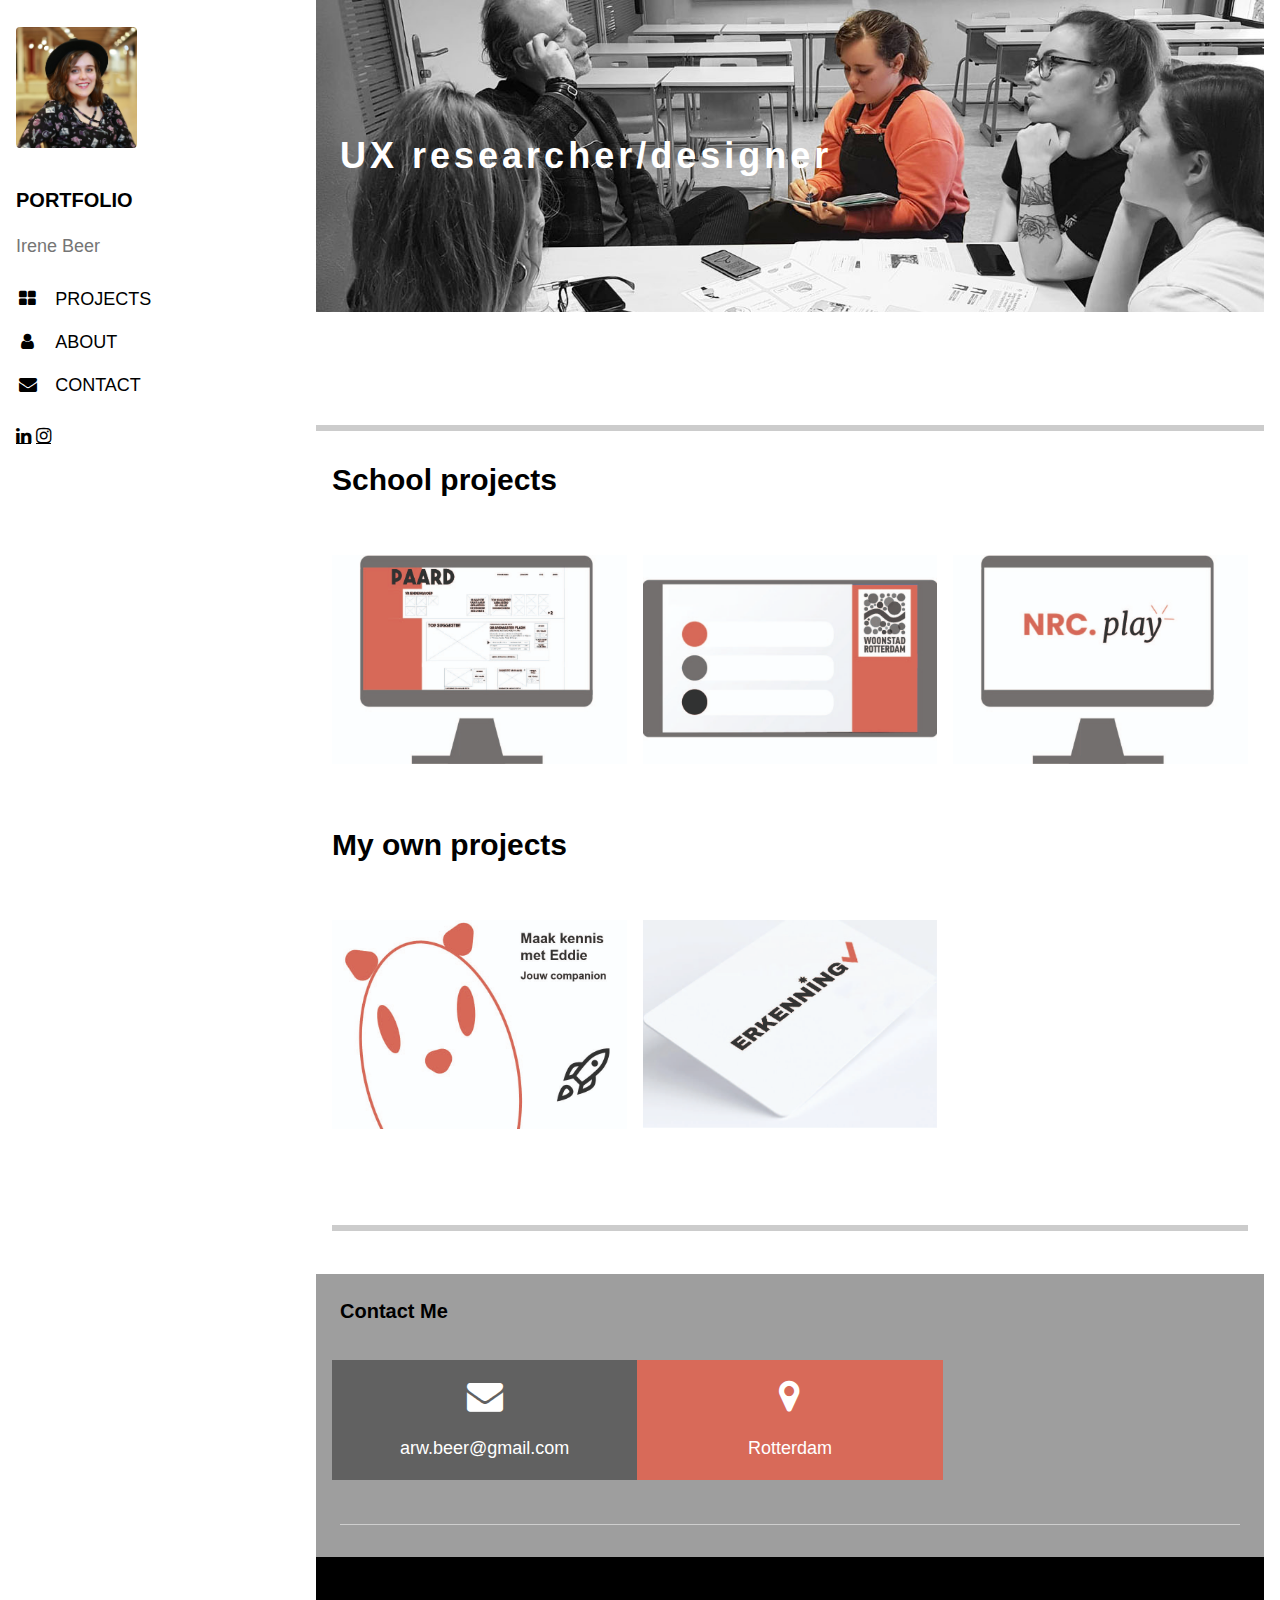
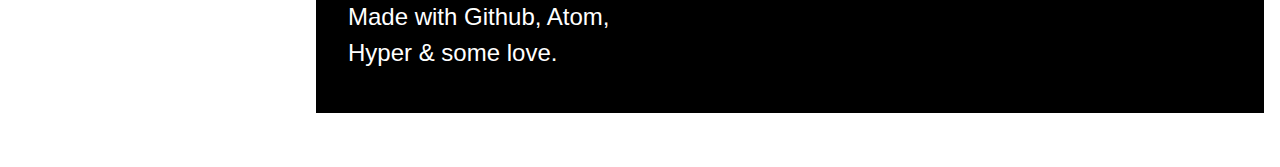
<file: index.html>
<!DOCTYPE html>
<html>
<title>Portfolio Irene Beer</title>
<meta charset="UTF-8">
<meta name="viewport" content="width=device-width, initial-scale=1">
<link rel="stylesheet" href="https://www.w3schools.com/w3css/4/w3.css">
<link rel="stylesheet" href="https://fonts.googleapis.com/css?family=Poppins">
<link href="https://fonts.googleapis.com/css?family=Work+Sans:700&display=swap" rel="stylesheet">
<link href="https://fonts.googleapis.com/css?family=Poppins:400,700&display=swap" rel="stylesheet">
<link rel="stylesheet" href="https://cdnjs.cloudflare.com/ajax/libs/font-awesome/4.7.0/css/font-awesome.min.css">
<link rel="stylesheet" href="style.css" type="text/css">
<script type="text/javascript" src="jsfile.js"></script>
<style>
h1,h2,h3,h4,h5,h6 {font-family: "Poppins:700", sans-serif}
body {font-family: "Poppins:400", sans-serif}
</style>
<body class="w3-white w3-content" style="max-width:1600px">

<!-- Sidebar/menu -->
<nav class="w3-sidebar w3-collapse w3-white w3-animate-left" style="z-index:3;width:300px;" id="mySidebar"><br>
  <div class="w3-container">
    <a href="#" onclick="w3_close()" class="w3-hide-large w3-right w3-jumbo w3-padding w3-hover-grey" title="close menu">
      <i class="fa fa-remove"></i>
    </a>
    <img src="images\face_icon.jpg" id=face alt="A headshot of my face" title="This is me, myself and Irene." style="width:45%;" class="w3-round"><br><br>
    <h4><b>PORTFOLIO</b></h4>
    <p class="w3-text-grey">Irene Beer</p>
  </div>
  <div class="w3-bar-block">
    <a href="#projects" onclick="w3_close()" class="w3-bar-item w3-button w3-padding w3.text-dark-black"><i class="fa fa-th-large fa-fw w3-margin-right"></i>PROJECTS</a>
    <a href="about.html" onclick="w3_close()" class="w3-bar-item w3-button w3-padding"><i class="fa fa-user fa-fw w3-margin-right w3.text-dark-black"></i>ABOUT</a>
    <a href="#contact" onclick="w3_close()" class="w3-bar-item w3-button w3-padding"><i class="fa fa-envelope fa-fw w3-margin-right w3.text-dark-black"></i>CONTACT</a>
  </div>
  <div class="w3-panel w3-large">

    <a href="https://www.linkedin.com/in/annemaria-beer-679135105/" target="_blank"<i class="fa fa-linkedin w3-hover-opacity"></i> </a>
    <a href="https://www.instagram.com/arwkuma/" target="_blank"<i class="fa fa-instagram w3-hover-opacity"></i></a>

  </div>
</nav>

<!-- Overlay effect when opening sidebar on small screens -->
<div class="w3-overlay w3-hide-large w3-animate-opacity" onclick="w3_close()" style="cursor:pointer" title="close side menu" id="myOverlay"></div>

<!-- !PAGE CONTENT! -->
<div class="w3-main" style="margin-left:300px">

  <!-- Header -->
  <header>
    <a href="#"><img src="images\face_icon.jpg" id=face alt="A headshot of my face" title="This is me, myself and Irene." style="width:65px;" class="w3-circle w3-right w3-margin w3-hide-large w3-hover-opacity"></a>
    <span class="w3-button w3-hide-large w3-xxlarge w3-hover-text-grey" onclick="w3_open()"><i class="fa fa-bars"></i></span>
    <div class="w3-container">

    <!-- Banner -->

    <!-- w3-content defines a container for fixed size centered content,
    and is wrapped around the whole page content, except for the footer in this example -->
    <div class="w3-content" style="max-width:1600px">

      <!-- Image header -->
      <header class="w3-display-container w3-wide" style="margin-bottom:64px">
      <img src="images\banner.jpg" style="width:100%" >
        <div class="w3-display-left w3-padding-large">
          <h1 class="w3-xxlarge w3-text-white"><b>UX researcher/designer</b></h1>
        </div>


    </div>
  </header>

  <!-- Images of Me -->



  <span class="w3-margin-right"> <div class="w3-container">

    <div class="w3-section w3-bottombar w3-padding-16">

    </div>

  <span class="w3-margin-right"> <div class="w3-container"style="margin-bottom:16px" id="projects"> <h2><b>School projects</b></h2>
    </div>
  </span>

  <!-- First Photo Grid-->
  <div class="w3-row-padding" style="margin-bottom:32px">
    <div class="w3-third w3-container w3-margin-bottom">
      <a href="casus_stal.html">
      <img src="images/casus_stal.jpg" alt="Stal" style="width:100%" class="w3-hover-opacity"> </a>
    </div>
    <div class="w3-third w3-container w3-margin-bottom">
      <a href="casus_enlighten.html">
      <img src="images/casus_enlighten.jpg" alt="Enlighten" style="width:100%" class="w3-hover-opacity"> </a>
    </div>
    <div class="w3-third w3-container">
      <a href="casus_nrcplay.html">
      <img src="images/casus_nrcplay.jpg" alt="NRCplay." style="width:100%" class="w3-hover-opacity"> </a>
    </div>
  </div>

      <span class="w3-margin-right"> <div class="w3-container" style="margin-bottom:16px"> <h2><b>My own projects</b></h2>
    </div>
  </span>

  <!-- Second Photo Grid-->


  <div class="w3-row-padding" style="margin-bottom:32px">
    <div class="w3-third w3-container w3-margin-bottom">
      <a href="casus_hackastory.html">
      <img src="images/casus_hackastory.jpg" alt="Hackastory" style="width:100%" class="w3-hover-opacity"> </a>
    </div>
    <div class="w3-third w3-container w3-margin-bottom">
      <a href="casus_erkenning.html">
      <img src="images/casus_erkenning.jpg" alt="Erkenning" style="width:100%" class="w3-hover-opacity"> </a>
    </div>
    <div class="w3-third w3-container">

    </div>
  </div>
    <div class="w3-container">
      <div class="w3-section w3-bottombar w3-padding-16">

      </div>
    </div>
    <br />

  <!-- Images of Me -->
  <span class="w3-margin-right"> <div class="w3-container" id="skills">

  </div>




    <div class="w3-row-padding" style="margin:0 -16px">
    </div>

  <!-- Contact Section -->
  <div class="w3-container w3-padding-large w3-grey">
    <h4 id="contact"><b>Contact Me</b></h4>
    <div class="w3-row-padding w3-center w3-padding-24" style="margin:0 -16px">
      <div class="w3-third w3-dark-grey">
        <p><i class="fa fa-envelope w3-xxlarge w3-text-white"></i></p>
        <p>arw.beer@gmail.com</p>
      </div>
      <div class="w3-third coral">
        <p><i class="fa fa-map-marker w3-xxlarge w3-text-white"></i></p>
        <p>Rotterdam</p>
      </div>
    </div>
    <hr class="w3-opacity">

  </div>

  <!-- Footer -->
  <footer class="w3-container w3-padding-32 w3-black">
  <div class="w3-row-padding">
    <div class="w3-third">
      <h3>Made with Github, Atom, Hyper & some love.</h3>
    </div>
  </div>
  </footer>

<!-- End page content -->
</div>

</body>
</html>
</file>
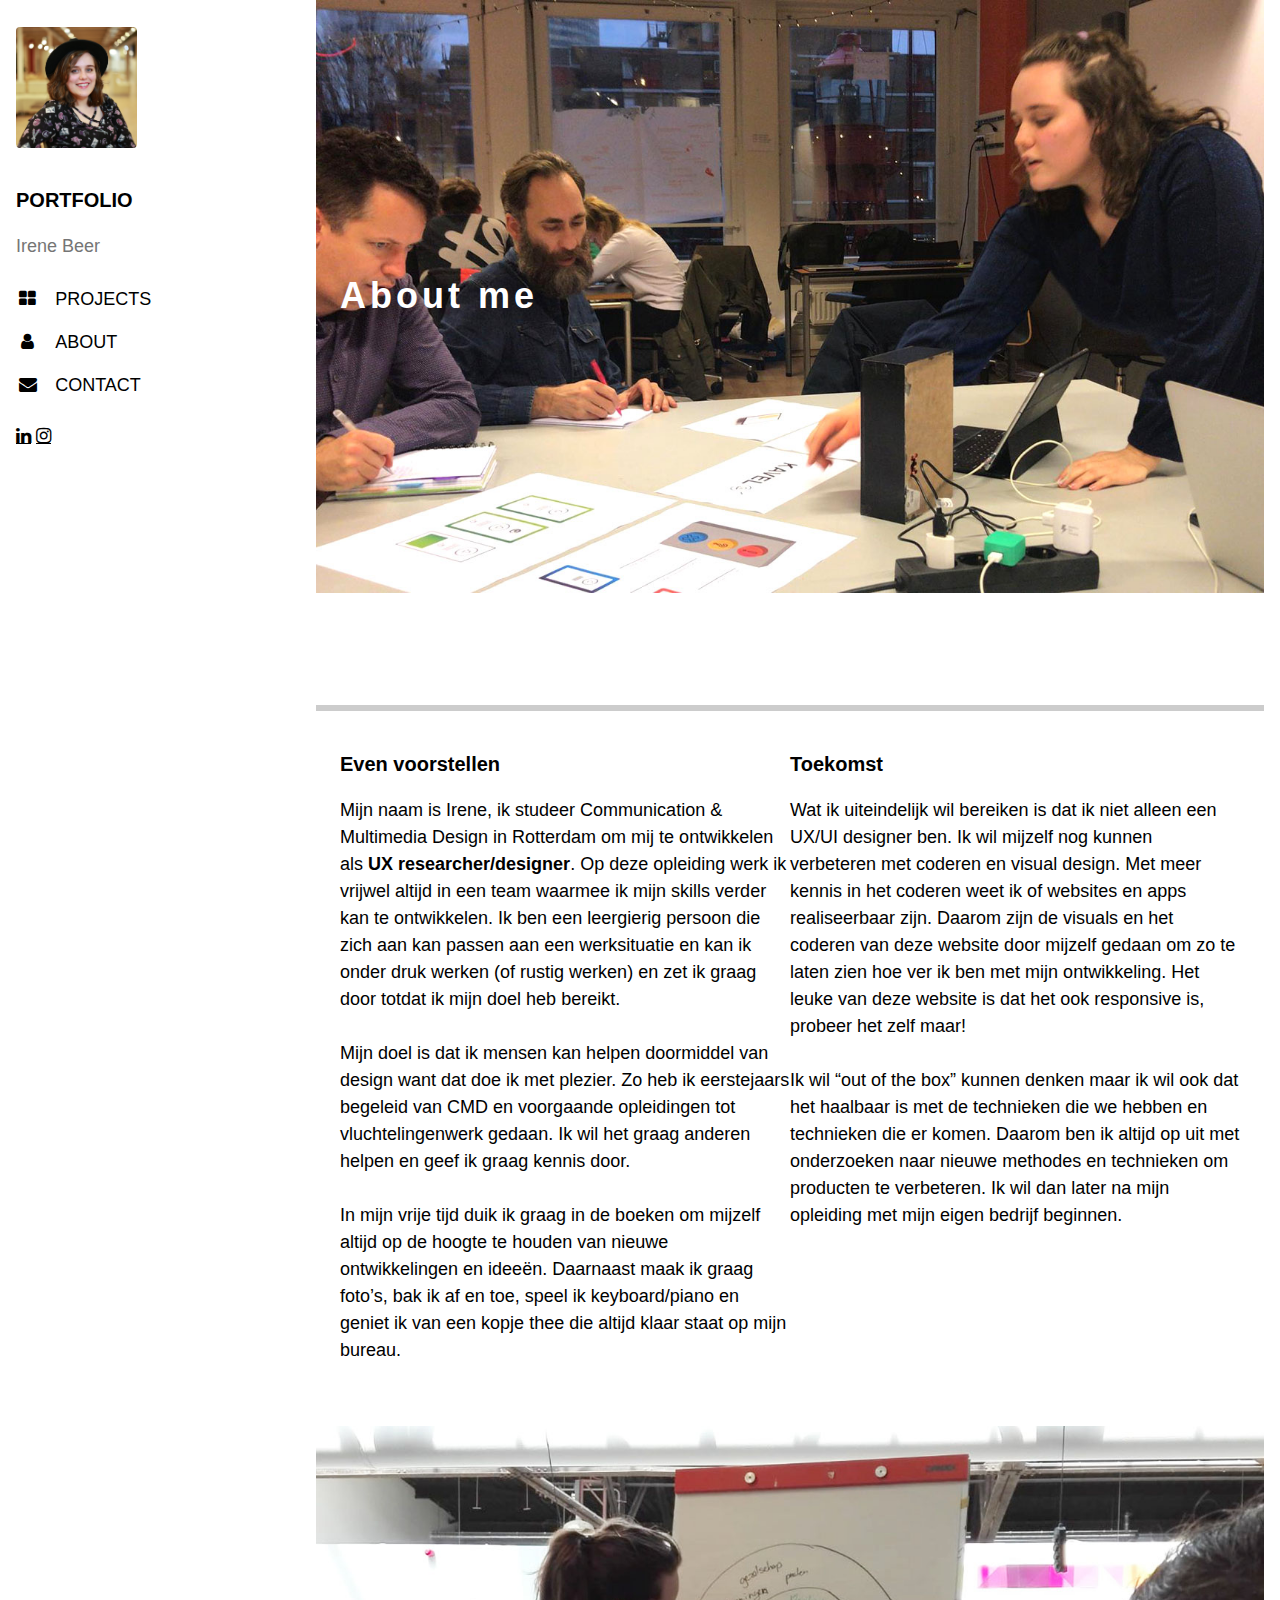
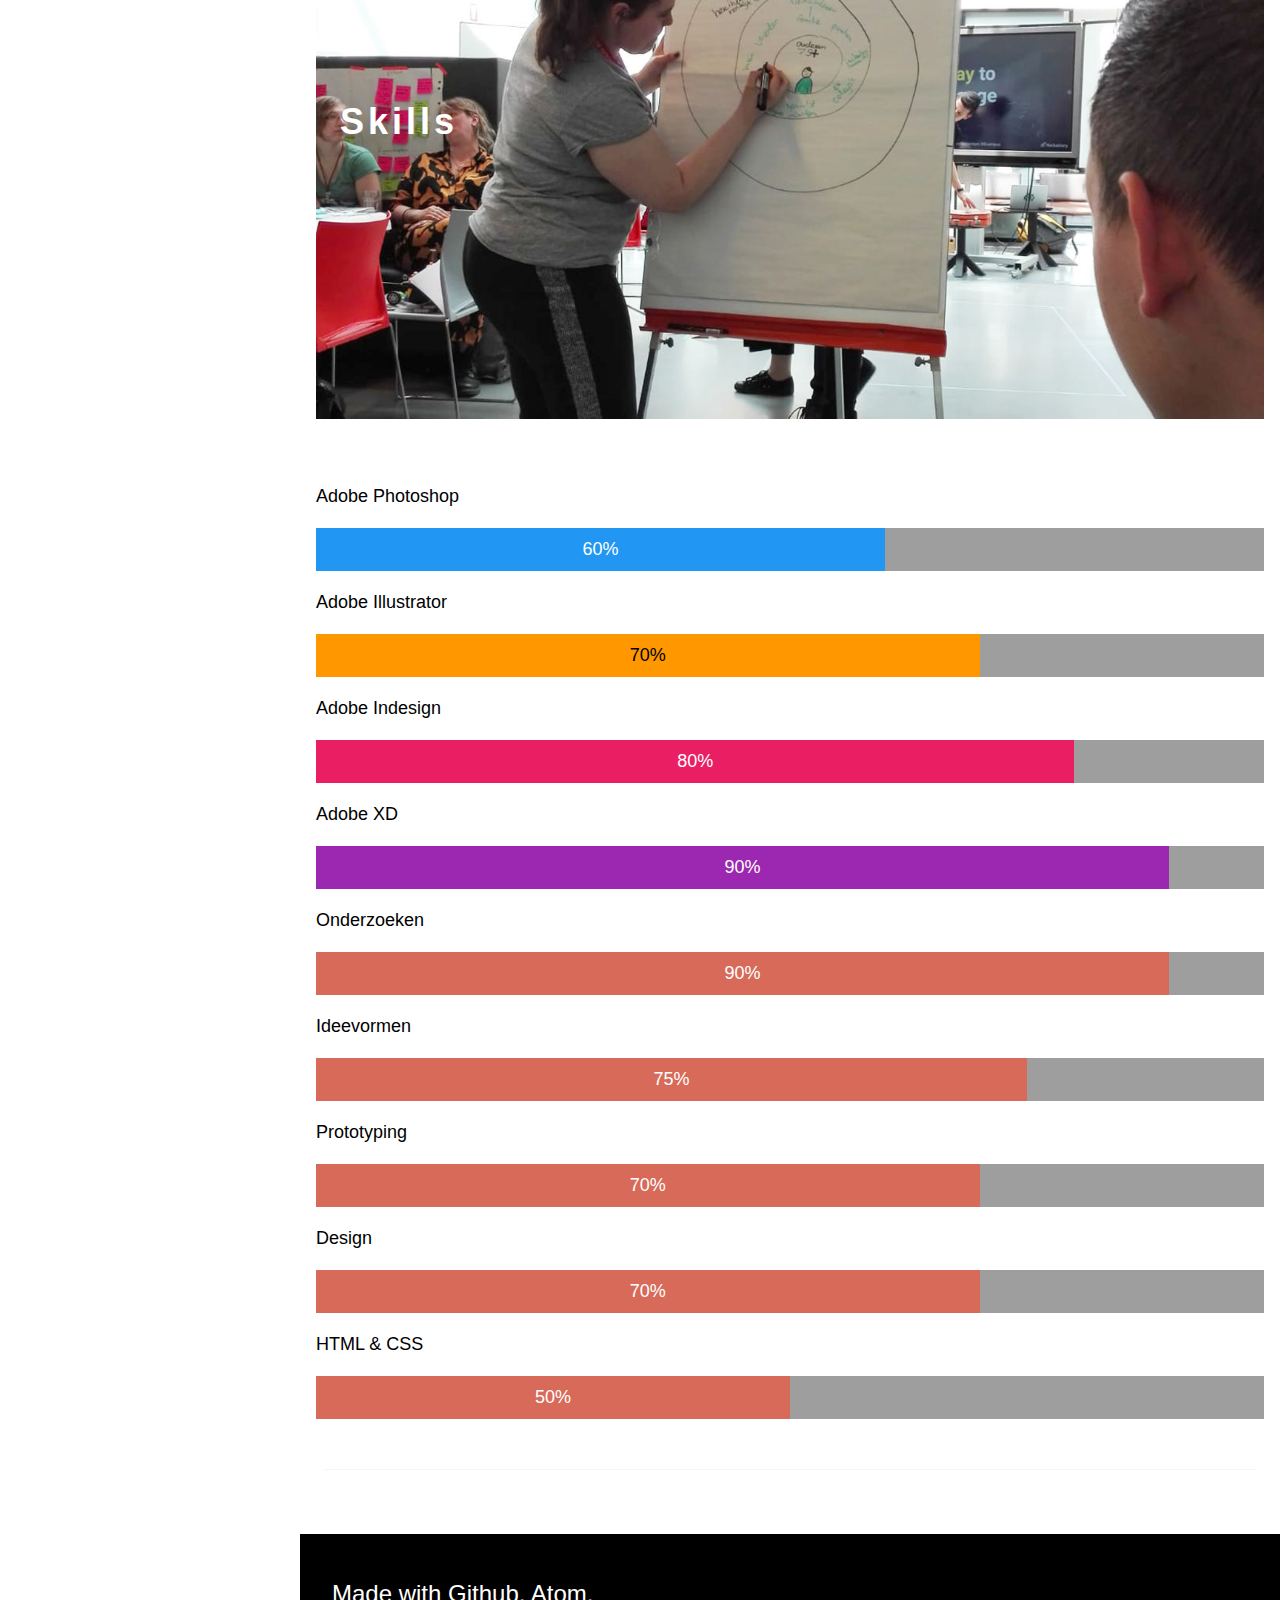
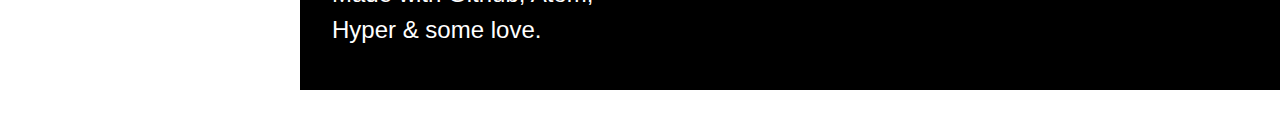
<file: about.html>
<!DOCTYPE html>
<html>
<title>Portfolio Irene Beer</title>
<meta charset="UTF-8">
<meta name="viewport" content="width=device-width, initial-scale=1">
<link rel="stylesheet" href="https://www.w3schools.com/w3css/4/w3.css">
<link rel="stylesheet" href="https://fonts.googleapis.com/css?family=Poppins">
<link href="https://fonts.googleapis.com/css?family=Work+Sans:700&display=swap" rel="stylesheet">
<link href="https://fonts.googleapis.com/css?family=Poppins:400,700&display=swap" rel="stylesheet">
<link rel="stylesheet" href="https://cdnjs.cloudflare.com/ajax/libs/font-awesome/4.7.0/css/font-awesome.min.css">
<link rel="stylesheet" href="style.css" type="text/css">
<script type="text/javascript" src="jsfile.js"></script>
<style>
h1,h2,h3,h4,h5,h6 {font-family: "Poppins:700", sans-serif}
body {font-family: "Poppins:400", sans-serif}
</style>
<body class="w3-white w3-content" style="max-width:1600px">

<!-- Sidebar/menu -->
<nav class="w3-sidebar w3-collapse w3-white w3-animate-left" style="z-index:3;width:300px;" id="mySidebar"><br>
  <div class="w3-container">
    <a href="#" onclick="w3_close()" class="w3-hide-large w3-right w3-jumbo w3-padding w3-hover-grey" title="close menu">
      <i class="fa fa-remove"></i>
    </a>
    <img src="images\face_icon.jpg" id=face alt="A headshot of my face" title="This is me, myself and Irene." style="width:45%;" class="w3-round"><br><br>
    <h4><b>PORTFOLIO</b></h4>
    <p class="w3-text-grey">Irene Beer</p>
  </div>
  <div class="w3-bar-block">
    <a href="https://arwkuma.github.io/portfolio/#projects" onclick="w3_close()" class="w3-bar-item w3-button w3-padding w3.text-dark-black"><i class="fa fa-th-large fa-fw w3-margin-right"></i>PROJECTS</a>
    <a href="about.html" onclick="w3_close()" class="w3-bar-item w3-button w3-padding"><i class="fa fa-user fa-fw w3-margin-right w3.text-dark-black"></i>ABOUT</a>
    <a href="https://arwkuma.github.io/portfolio/#contact" onclick="w3_close()" class="w3-bar-item w3-button w3-padding"><i class="fa fa-envelope fa-fw w3-margin-right w3.text-dark-black"></i>CONTACT</a>
  </div>
  <div class="w3-panel w3-large">

    <a href="https://www.linkedin.com/in/annemaria-beer-679135105/" target="_blank"<i class="fa fa-linkedin w3-hover-opacity"></i> </a>
    <a href="https://www.instagram.com/arwkuma/" target="_blank"<i class="fa fa-instagram w3-hover-opacity"></i></a>

  </div>
</nav>

<!-- Overlay effect when opening sidebar on small screens -->
<div class="w3-overlay w3-hide-large w3-animate-opacity" onclick="w3_close()" style="cursor:pointer" title="close side menu" id="myOverlay"></div>

<!-- !PAGE CONTENT! -->
<div class="w3-main" style="margin-left:300px">

  <!-- Header -->
  <header>
    <a href="#"><img src="images\face_icon.jpg" id=face alt="A headshot of my face" title="This is me, myself and Irene." style="width:65px;" class="w3-circle w3-right w3-margin w3-hide-large w3-hover-opacity"></a>
    <span class="w3-button w3-hide-large w3-xxlarge w3-hover-text-grey" onclick="w3_open()"><i class="fa fa-bars"></i></span>
    <div class="w3-container">

    <!-- Banner -->

    <!-- w3-content defines a container for fixed size centered content,
    and is wrapped around the whole page content, except for the footer in this example -->
    <div class="w3-content" style="max-width:1600px">

      <!-- Image header -->
      <header class="w3-display-container w3-wide" style="margin-bottom:64px">
      <img src="images\about_me.jpg" style="width:100%" >
        <div class="w3-display-left w3-padding-large">
          <h1 class="w3-xxlarge w3-text-white"><b>About me</b></h1>
        </div>


    </div>
  </header>

  <!-- Images of Me -->



  <span class="w3-margin-right"> <div class="w3-container">

    <div class="w3-section w3-bottombar w3-padding-16">

    </div>


  <div class="w3-container w3-padding-large" style="margin-bottom:32px">
      <div class="w3-half">
    <h4><b>Even voorstellen</b></h4>
    <p>  Mijn naam is Irene, ik studeer Communication & Multimedia Design in Rotterdam om mij te ontwikkelen als <b>UX researcher/designer</b>. Op deze opleiding werk ik vrijwel altijd in een team waarmee ik mijn skills verder kan te ontwikkelen. Ik ben een leergierig persoon die zich aan kan passen aan een werksituatie en kan ik onder druk werken (of rustig werken) en zet ik graag door totdat ik mijn doel heb bereikt.
      <br /><br />
      Mijn doel is dat ik mensen kan helpen doormiddel van design want dat doe ik met plezier. Zo heb ik eerstejaars begeleid van CMD en voorgaande opleidingen tot vluchtelingenwerk gedaan. Ik wil het graag anderen helpen en geef ik graag kennis door.
      <br /><br />
      In mijn vrije tijd duik ik graag in de boeken om mijzelf altijd op de hoogte te houden van nieuwe ontwikkelingen en ideeën. Daarnaast maak ik graag foto’s, bak ik af en toe, speel ik keyboard/piano en geniet ik van een kopje thee die altijd klaar staat op mijn bureau.
    </p>
    </div>

      <div class="w3-half">
      <h4><b>Toekomst</b></h4>
      <p>
      Wat ik uiteindelijk wil bereiken is dat ik niet alleen een UX/UI designer ben. Ik wil mijzelf nog kunnen verbeteren met coderen en visual design. Met meer kennis in het coderen weet ik of websites en apps realiseerbaar zijn. Daarom zijn de visuals en het coderen van deze website door mijzelf gedaan om zo te laten zien hoe ver ik ben met mijn ontwikkeling. Het leuke van deze website is dat het ook responsive is, probeer het zelf maar!
      <br /> <br/>
      Ik wil “out of the box” kunnen denken maar ik wil ook dat het haalbaar is met de technieken die we hebben en technieken die er komen. Daarom ben ik altijd op uit met onderzoeken naar nieuwe methodes en technieken om producten te verbeteren. Ik wil dan later na mijn opleiding met mijn eigen bedrijf beginnen.
    </p>
    </div>
  </div>

  <header>

    <!-- Banner -->

    <!-- w3-content defines a container for fixed size centered content,
    and is wrapped around the whole page content, except for the footer in this example -->
    <div class="w3-content" style="max-width:1600px">

      <!-- Image header -->
      <header class="w3-display-container w3-wide" style="margin-bottom:64px">
      <img src="images\about_me2.jpg" style="width:100%" >
        <div class="w3-display-left w3-padding-large">
          <h1 class="w3-xxlarge w3-text-white"><b>Skills</b></h1>
        </div>

    </div>
  </header>





    <!-- Progress bars / Skills -->
    <p>Adobe Photoshop</p>
    <div class="w3-grey">
      <div class="w3-container w3-blue w3-padding w3-center" style="width:60%">60%</div>
    </div>
    <p>Adobe Illustrator</p>
    <div class="w3-grey">
      <div class="w3-container w3-orange w3-padding w3-center" style="width:70%">70%</div>
    </div>
    <p>Adobe Indesign</p>
    <div class="w3-grey">
      <div class="w3-container w3-pink w3-padding w3-center" style="width:80%">80%</div>
    </div>
    <p>Adobe XD</p>
    <div class="w3-grey">
      <div class="w3-container w3-purple w3-padding w3-center" style="width:90%">90%</div>
    </div>
    <p>Onderzoeken</p>
    <div class="w3-grey">
      <div class="w3-container coral w3-padding w3-center" style="width:90%">90%</div>
    </div>
    <p>Ideevormen</p>
    <div class="w3-grey">
      <div class="w3-container coral w3-padding w3-center" style="width:75%">75%</div>
    </div>
    <p>Prototyping</p>
    <div class="w3-grey">
      <div class="w3-container coral w3-padding w3-center" style="width:70%">70%</div>
    </div>
    <p>Design</p>
    <div class="w3-grey">
      <div class="w3-container coral w3-padding w3-center" style="width:70%">70%</div>
    </div>
    <p>HTML & CSS</p>
    <div class="w3-grey">
      <div class="w3-container coral w3-padding w3-center" style="width:50%">50%</div>
    </div>
    <p>
    </p>

  </div>

  <div class="w3-container w3-padding-large" style="margin-bottom:32px">

    <hr class="w3-opacity">

  </div>

  <!-- Footer -->
  <footer class="w3-container w3-padding-32 w3-black">
  <div class="w3-row-padding">
    <div class="w3-third">
      <h3>Made with Github, Atom, Hyper & some love.</h3>
    </div>
  </div>
  </footer>

<!-- End page content -->
</div>

</body>
</html>
</file>
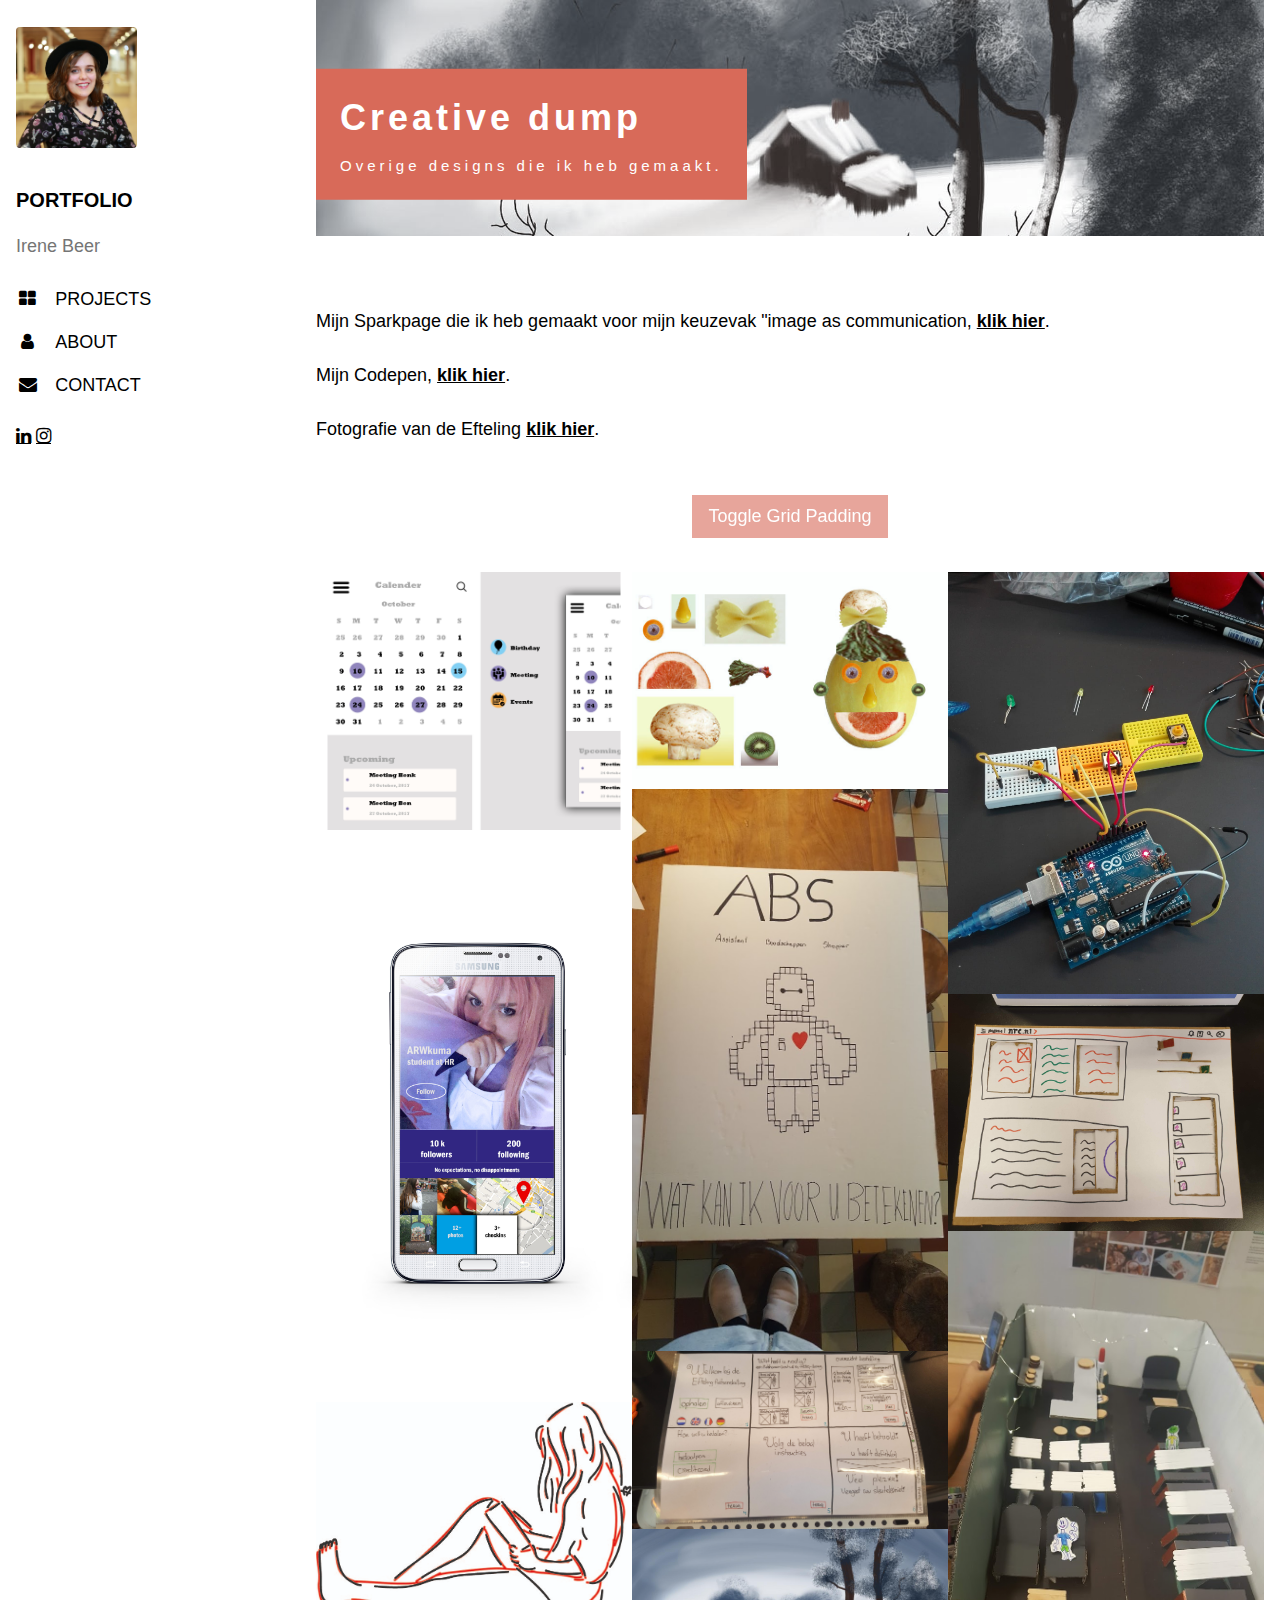
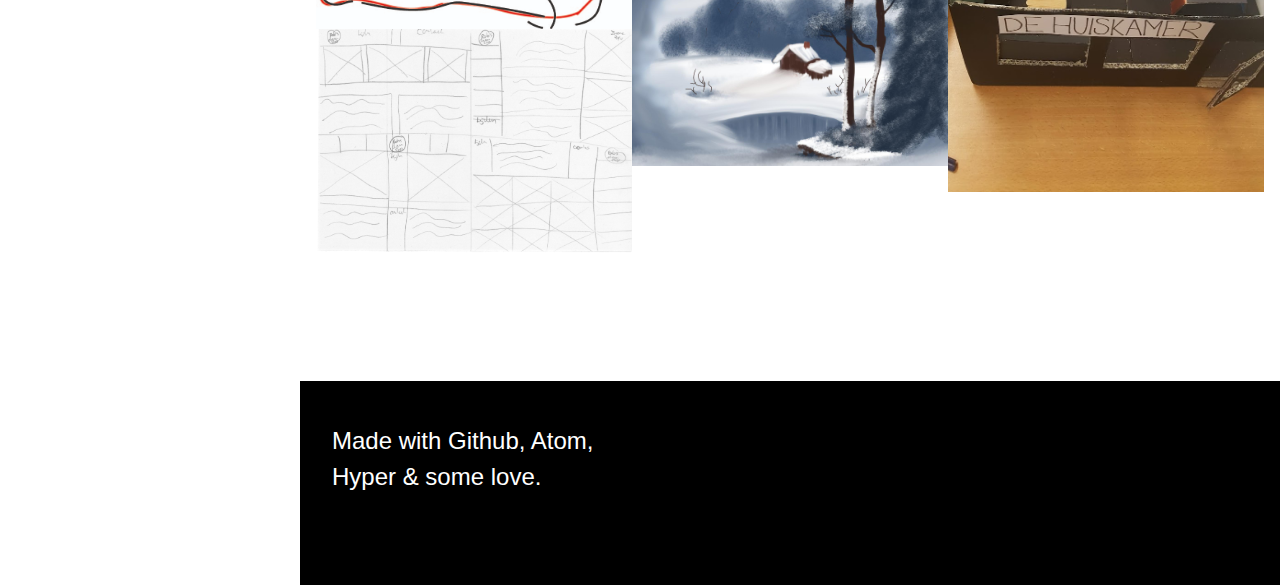
<file: casus_creative_dump.html>
<!DOCTYPE html>
<html>
<title>Portfolio Irene Beer</title>
<meta charset="UTF-8">
<meta name="viewport" content="width=device-width, initial-scale=1">
<link rel="stylesheet" href="https://www.w3schools.com/w3css/4/w3.css">
<link rel="stylesheet" href="https://fonts.googleapis.com/css?family=Poppins">
<link href="https://fonts.googleapis.com/css?family=Poppins:400,700&display=swap" rel="stylesheet">
<link rel="stylesheet" href="https://cdnjs.cloudflare.com/ajax/libs/font-awesome/4.7.0/css/font-awesome.min.css">
<link rel="stylesheet" href="style.css" type="text/css">
<script type="text/javascript" src="jsfile.js"></script>
<style>
h1,h2,h3,h4,h5,h6 {font-family: "Poppins:700", sans-serif}
body {font-family: "Poppins:400", sans-serif}
</style>
<body class="w3-white w3-content" style="max-width:1600px">

<!-- Sidebar/menu -->
<nav class="w3-sidebar w3-collapse w3-white w3-animate-left" style="z-index:3;width:300px;" id="mySidebar"><br>
  <div class="w3-container">
    <a href="#" onclick="w3_close()" class="w3-hide-large w3-right w3-jumbo w3-padding w3-hover-grey" title="close menu">
      <i class="fa fa-remove"></i>
    </a>
    <img src="images\face_icon.jpg" id=face alt="A headshot of my face" title="This is me, myself and Irene." style="width:45%;" class="w3-round"><br><br>
    <h4><b>PORTFOLIO</b></h4>
    <p class="w3-text-grey">Irene Beer</p>
  </div>
  <div class="w3-bar-block">
    <a href="https://arwkuma.github.io/portfolio/#projects" onclick="w3_close()" class="w3-bar-item w3-button w3-padding w3.text-dark-black"><i class="fa fa-th-large fa-fw w3-margin-right"></i>PROJECTS</a>
    <a href="https://arwkuma.github.io/portfolio/about.html" onclick="w3_close()" class="w3-bar-item w3-button w3-padding"><i class="fa fa-user fa-fw w3-margin-right w3.text-dark-black"></i>ABOUT</a>
    <a href="https://arwkuma.github.io/portfolio/#contact" onclick="w3_close()" class="w3-bar-item w3-button w3-padding"><i class="fa fa-envelope fa-fw w3-margin-right w3.text-dark-black"></i>CONTACT</a>
  </div>
  <div class="w3-panel w3-large">

    <a href="https://www.linkedin.com/in/annemaria-beer-679135105/" target="_blank"<i class="fa fa-linkedin w3-hover-opacity"></i> </a>
    <a href="https://www.instagram.com/arwkuma/" target="_blank"<i class="fa fa-instagram w3-hover-opacity"></i></a>

  </div>
</nav>

<!-- Overlay effect when opening sidebar on small screens -->
<div class="w3-overlay w3-hide-large w3-animate-opacity" onclick="w3_close()" style="cursor:pointer" title="close side menu" id="myOverlay"></div>

<!-- !PAGE CONTENT! -->
<div class="w3-main" style="margin-left:300px">

  <!-- Header -->
  <header id="portfolio">
    <a href="#"><img src="images\face_icon.jpg" id=face alt="A headshot of my face" title="This is me, myself and Irene." style="width:65px;" class="w3-circle w3-right w3-margin w3-hide-large w3-hover-opacity"></a>
    <span class="w3-button w3-hide-large w3-xxlarge w3-hover-text-grey" onclick="w3_open()"><i class="fa fa-bars"></i></span>
    <div class="w3-container">

      <!-- Image header -->
      <header class="w3-display-container w3-wide">
        <div class="w3-grayscale">
      <img src="images\sketch_banner.jpg" style="width:100%" >
        </div>
        <div class="w3-display-left w3-padding-large w3-panel coral">
          <h1 class="w3-xxlarge w3-text-white"><b>Creative dump</b></h1>
          <h2 class="w3-medium w3-text-white">Overige designs die ik heb gemaakt.</h2>
        </div>

    </div>
  </header>

      <!-- Slideshow Header -->

      <div class="w3-container">

        <p> <br /><br />
          Mijn Sparkpage die ik heb gemaakt voor mijn keuzevak "image as communication, <a href="https://spark.adobe.com/page/1n801nC6JtAm3/" target="_blank"><b>klik hier</b></a>.
          <br /><br />
          Mijn Codepen, <a href="https://codepen.io/arwkuma/" target="_blank"><b>klik hier</b></a>.
          <br /><br />
          Fotografie van de Efteling <a href="https://www.instagram.com/eftelbeer/" target="_blank"><b>klik hier</b></a>.
        </p>


        <!-- Header -->
        <div class="w3-opacity">
        <div class="w3-clear"></div>
        <header class="w3-center w3-margin-bottom">

          <p class="w3-padding-16"><button class="w3-button coral" onclick="myFunction()">Toggle Grid Padding</button></p>
        </header>
        </div>

        <!-- Photo Grid -->
        <div class="w3-row" id="myGrid" style="margin-bottom:128px">
          <div class="w3-third">
            <img src="images/0915707_Irene Beer_home_week-4.jpg" style="width:100%">
            <img src="images/0915707_Irene Beer_home_week-5.jpg" style="width:100%">
            <img src="images/Illustrator_schets_insta.jpg" style="width:100%">
            <img src="images/schets4.jpg" style="width:100%">
          </div>

          <div class="w3-third">
            <img src="images/tante leen.jpg" style="width:100%">
            <img src="images/abs_conceptposter.jpg" style="width:100%">
            <img src="images/schets15.jpg" style="width:100%">
            <img src="images/Sketch.jpg" style="width:100%">
          </div>

          <div class="w3-third">
            <img src="images/Arduino.jpg" style="width:100%">
            <img src="images/paper_prototype_vandaag_kies_ik.jpg" style="width:100%">
            <img src="images/prototype_huiskamer.jpg" style="width:100%">
          </div>
        </div>

        <!-- End Page Content -->
        </div>

  <!-- Footer -->
  <footer class="w3-container w3-padding-32 w3-black">
  <div class="w3-row-padding ">
    <div class="w3-third">
      <h3>Made with Github, Atom, Hyper & some love.</h3>
    </div>

  </div>
  </footer>

  <div class="w3-black w3-center w3-padding-24"></div>

<!-- End page content -->
</div>

<script>
// Toggle grid padding
function myFunction() {
  var x = document.getElementById("myGrid");
  if (x.className === "w3-row") {
    x.className = "w3-row-padding";
  } else {
    x.className = x.className.replace("w3-row-padding", "w3-row");
  }
}
</script>

</body>
</html>
</file>
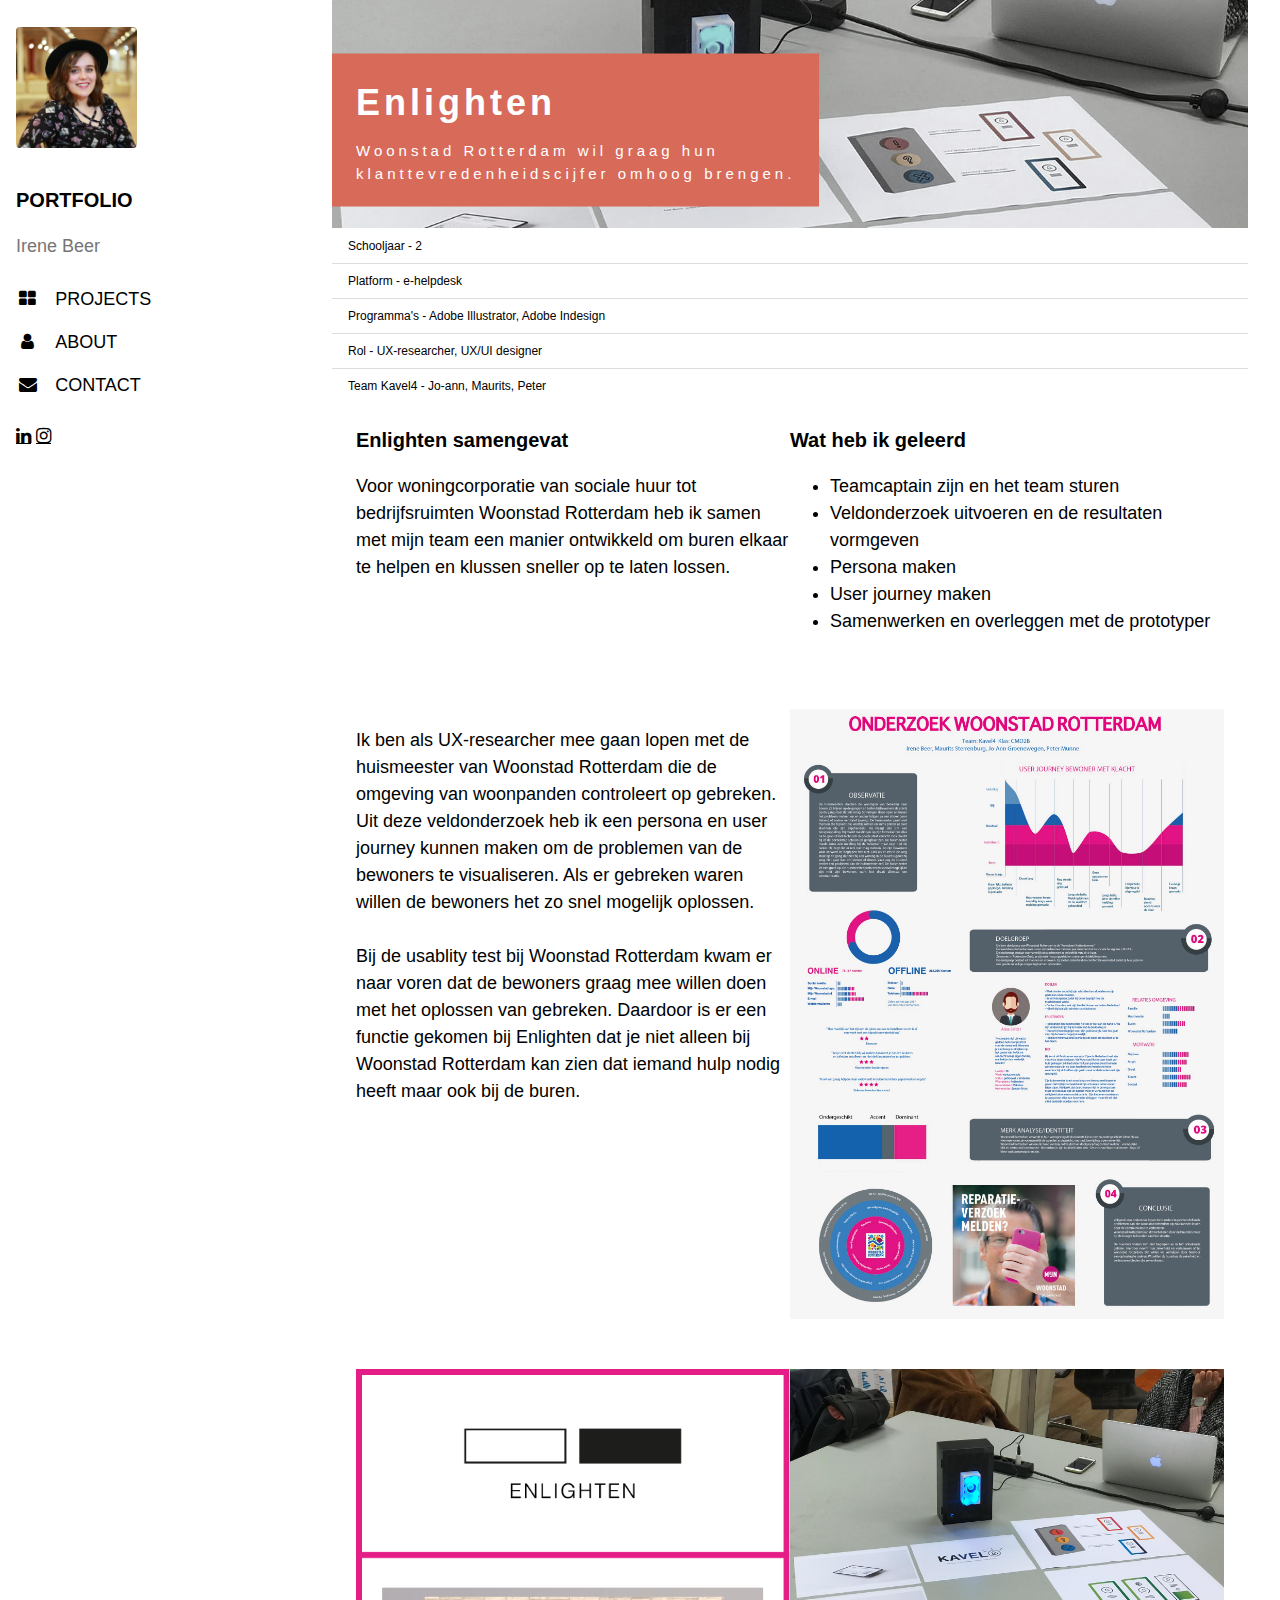
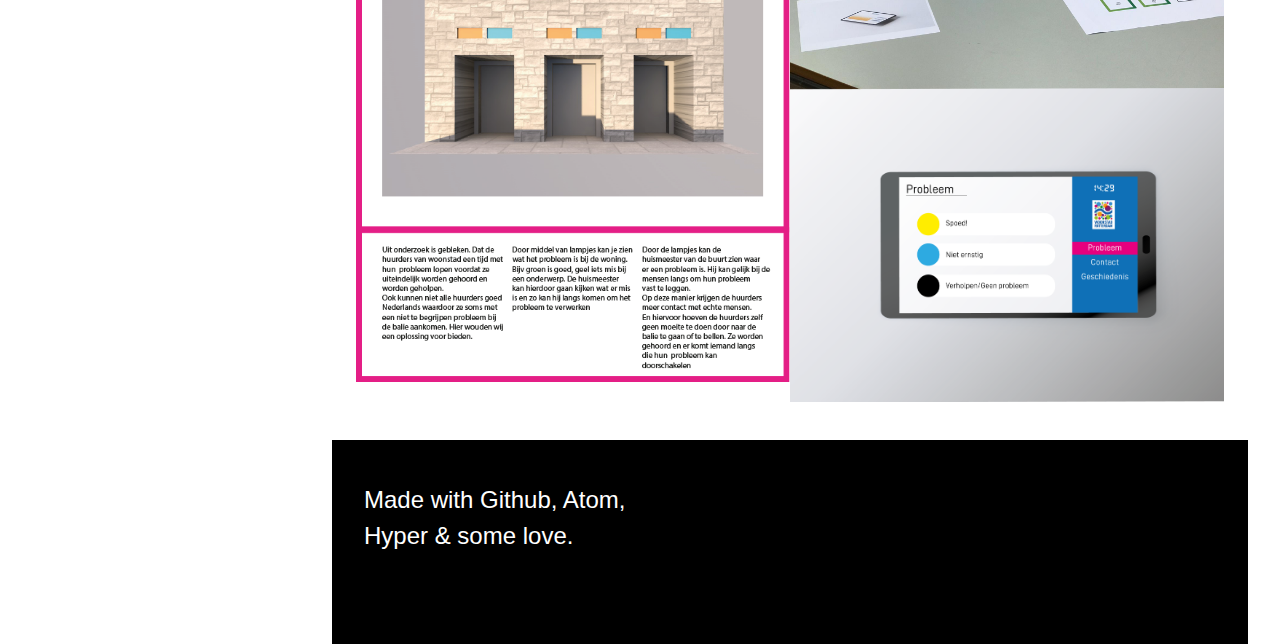
<file: casus_enlighten.html>
<!DOCTYPE html>
<html>
<title>Portfolio Irene Beer</title>
<meta charset="UTF-8">
<meta name="viewport" content="width=device-width, initial-scale=1">
<link rel="stylesheet" href="https://www.w3schools.com/w3css/4/w3.css">
<link rel="stylesheet" href="https://fonts.googleapis.com/css?family=Poppins">
<link href="https://fonts.googleapis.com/css?family=Poppins:400,700&display=swap" rel="stylesheet">
<link rel="stylesheet" href="https://cdnjs.cloudflare.com/ajax/libs/font-awesome/4.7.0/css/font-awesome.min.css">
<link rel="stylesheet" href="style.css" type="text/css">
<script type="text/javascript" src="jsfile.js"></script>
<style>
h1,h2,h3,h4,h5,h6 {font-family: "Poppins:700", sans-serif}
body {font-family: "Poppins:400", sans-serif}
</style>
<body class="w3-white w3-content" style="max-width:1600px">

<!-- Sidebar/menu -->
<nav class="w3-sidebar w3-collapse w3-white w3-animate-left" style="z-index:3;width:300px;" id="mySidebar"><br>
  <div class="w3-container">
    <a href="#" onclick="w3_close()" class="w3-hide-large w3-right w3-jumbo w3-padding w3-hover-grey" title="close menu">
      <i class="fa fa-remove"></i>
    </a>
    <img src="images\face_icon.jpg" id=face alt="A headshot of my face" title="This is me, myself and Irene." style="width:45%;" class="w3-round"><br><br>
    <h4><b>PORTFOLIO</b></h4>
    <p class="w3-text-grey">Irene Beer</p>
  </div>
  <div class="w3-bar-block">
    <a href="https://arwkuma.github.io/portfolio/#projects" onclick="w3_close()" class="w3-bar-item w3-button w3-padding w3.text-dark-black"><i class="fa fa-th-large fa-fw w3-margin-right"></i>PROJECTS</a>
    <a href="https://arwkuma.github.io/portfolio/about.html" onclick="w3_close()" class="w3-bar-item w3-button w3-padding"><i class="fa fa-user fa-fw w3-margin-right w3.text-dark-black"></i>ABOUT</a>
    <a href="https://arwkuma.github.io/portfolio/#contact" onclick="w3_close()" class="w3-bar-item w3-button w3-padding"><i class="fa fa-envelope fa-fw w3-margin-right w3.text-dark-black"></i>CONTACT</a>
  </div>
  <div class="w3-panel w3-large">

    <a href="https://www.linkedin.com/in/annemaria-beer-679135105/" target="_blank"<i class="fa fa-linkedin w3-hover-opacity"></i> </a>
    <a href="https://www.instagram.com/arwkuma/" target="_blank"<i class="fa fa-instagram w3-hover-opacity"></i></a>

  </div>
</nav>

<!-- Overlay effect when opening sidebar on small screens -->
<div class="w3-overlay w3-hide-large w3-animate-opacity" onclick="w3_close()" style="cursor:pointer" title="close side menu" id="myOverlay"></div>

<!-- !PAGE CONTENT! -->
<div class="w3-main" style="margin-left:300px">

  <!-- Header -->
  <header id="portfolio">
    <a href="#"><img src="images\face_icon.jpg" id=face alt="A headshot of my face" title="This is me, myself and Irene." style="width:65px;" class="w3-circle w3-right w3-margin w3-hide-large w3-hover-opacity"></a>
    <span class="w3-button w3-hide-large w3-xxlarge w3-hover-text-grey" onclick="w3_open()"><i class="fa fa-bars"></i></span>
    <div class="w3-container">

      <!-- Header -->
      <header id="portfolio">
        <a href="#"><img src="images\face_icon.jpg" id=face alt="A headshot of my face" title="This is me, myself and Irene." style="width:65px;" class="w3-circle w3-right w3-margin w3-hide-large w3-hover-opacity"></a>
        <span class="w3-button w3-hide-large w3-xxlarge w3-hover-text-grey" onclick="w3_open()"><i class="fa fa-bars"></i></span>
        <div class="w3-container">

          <!-- Image header -->
          <header class="w3-display-container w3-wide">
            <div class="w3-grayscale">
          <img src="images\Enlighten_banner.jpg" style="width:100%" >
            </div>
            <div class="w3-display-left w3-padding-large w3-panel coral">
              <h1 class="w3-xxlarge w3-text-white"><b>Enlighten</b></h1>
              <h2 class="w3-medium w3-text-white">Woonstad Rotterdam wil graag hun <br />klanttevredenheidscijfer omhoog brengen.</h2>
            </div>

        </div>
      </header>

      <!-- Slideshow Header -->
      <div class="w3-container">

        <ul class="w3-ul w3-small">
          <li>Schooljaar  - 2</li>
          <li>Platform    - e-helpdesk</li>
          <li>Programma's - Adobe Illustrator, Adobe Indesign</li>
          <li>Rol         - UX-researcher, UX/UI designer </li>
          <li>Team Kavel4 - Jo-ann, Maurits, Peter</li>
        </ul>

        <div class="w3-container w3-padding-large" style="margin-bottom:32px">
            <div class="w3-half">
          <h4><b>Enlighten samengevat</b></h4>
          <p>  Voor woningcorporatie van sociale huur tot bedrijfsruimten Woonstad Rotterdam heb ik samen met mijn team een manier ontwikkeld om buren elkaar te helpen en klussen sneller op te laten lossen.</p>
          </div>

            <div class="w3-half">
            <h4><b>Wat heb ik geleerd</b></h4>
            <p>
              <ul style="list-style-type:disc;">
                <li>Teamcaptain zijn en het team sturen</li>
                <li>Veldonderzoek uitvoeren en de resultaten vormgeven</li>
                <li>Persona maken</li>
                <li>User journey maken</li>
                <li>Samenwerken en overleggen met de prototyper</li>
                </ul>
            </p>
          </div>
        </div>

        <div class="w3-container w3-padding-large" style="margin-bottom:32px">
            <div class="w3-half">

          <p>Ik ben als UX-researcher mee gaan lopen met de huismeester van Woonstad Rotterdam die de omgeving van woonpanden controleert op gebreken. Uit deze veldonderzoek heb ik een persona en user journey kunnen maken om de problemen van de bewoners te visualiseren. Als er gebreken waren willen de bewoners het zo snel mogelijk oplossen.
          <br /><br />
          Bij de usablity test bij Woonstad Rotterdam kwam er naar voren dat de bewoners graag mee willen doen met het oplossen van gebreken. Daardoor is er een functie gekomen bij Enlighten dat je niet alleen bij Woonstad Rotterdam kan zien dat iemand hulp nodig heeft maar ook bij de buren.
        </p>
        </div>

            <div class="w3-half">
            <img src="images\Enlighten_onderzoeksposter.jpg" style="width:100%;margin-bottom:-6px">
          </div>
        </div>

        <div class="w3-container w3-padding-large" style="margin-bottom:32px">
            <div class="w3-half">
              <img src="images\Enlighten_conceptposter.png" style="width:100%;margin-bottom:-6px">

        </div>


            <div class="w3-half">
            <img src="images\Enlighten_presentatie.jpg" style="width:100%;margin-bottom:-6px">
            <img src="images\Enlighten_prototype.png" style="width:100%;margin-bottom:-6px">
          </div>
        </div>



  <!-- Footer -->
  <footer class="w3-container w3-padding-32 w3-black">
  <div class="w3-row-padding ">
    <div class="w3-third">
      <h3>Made with Github, Atom, Hyper & some love.</h3>
    </div>
  </div>
  </footer>

  <div class="w3-black w3-center w3-padding-24"></div>

<!-- End page content -->
</div>

<script>
// Script to open and close sidebar when on tablets and phones
function w3_open() {
  document.getElementById("mySidebar").style.display = "block";
  document.getElementById("myOverlay").style.display = "block";
}

function w3_close() {
  document.getElementById("mySidebar").style.display = "none";
  document.getElementById("myOverlay").style.display = "none";
}

// Slideshow Apartment Images
var slideIndex = 1;
showDivs(slideIndex);

function plusDivs(n) {
  showDivs(slideIndex += n);
}

function currentDiv(n) {
  showDivs(slideIndex = n);
}

function showDivs(n) {
  var i;
  var x = document.getElementsByClassName("mySlides");
  var dots = document.getElementsByClassName("demo");
  if (n > x.length) {slideIndex = 1}
  if (n < 1) {slideIndex = x.length}
  for (i = 0; i < x.length; i++) {
    x[i].style.display = "none";
  }
  for (i = 0; i < dots.length; i++) {
    dots[i].className = dots[i].className.replace(" w3-opacity-off", "");
  }
  x[slideIndex-1].style.display = "block";
  dots[slideIndex-1].className += " w3-opacity-off";
}
</script>

</body>
</html>
</file>
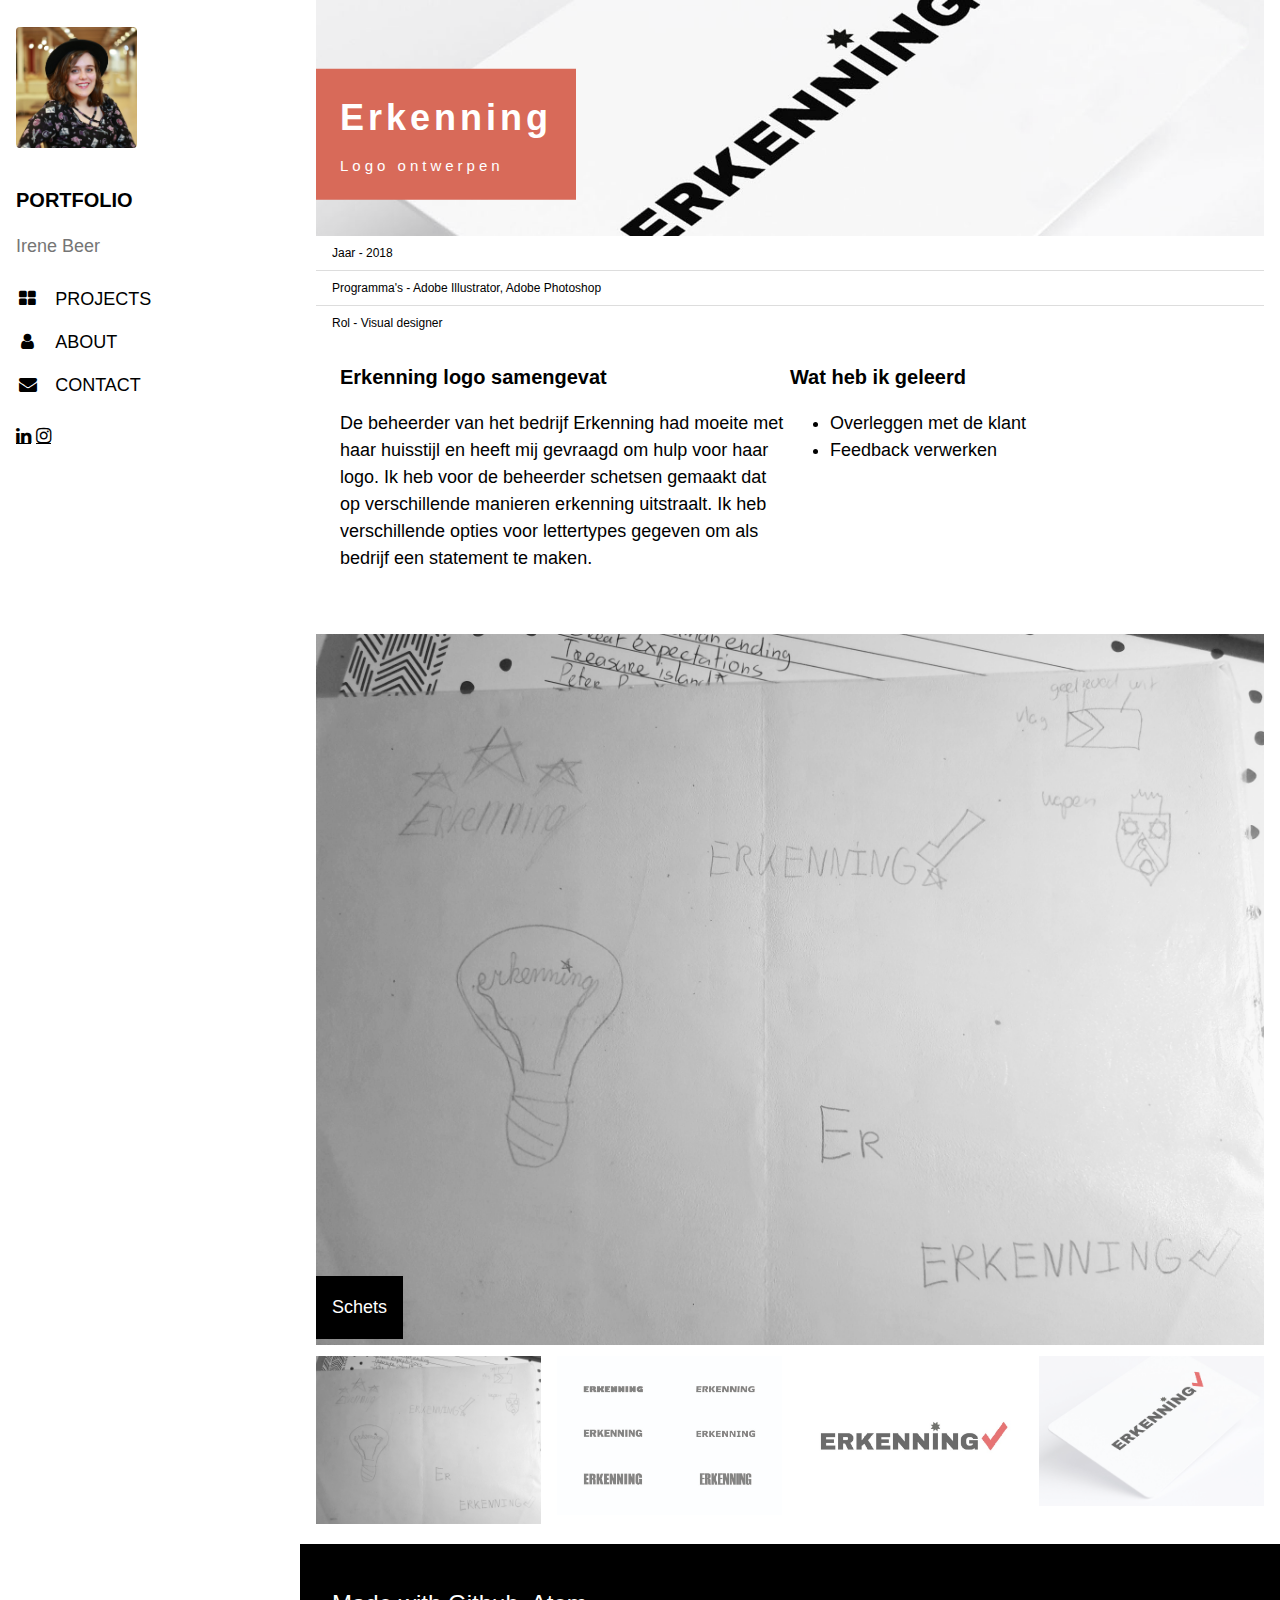
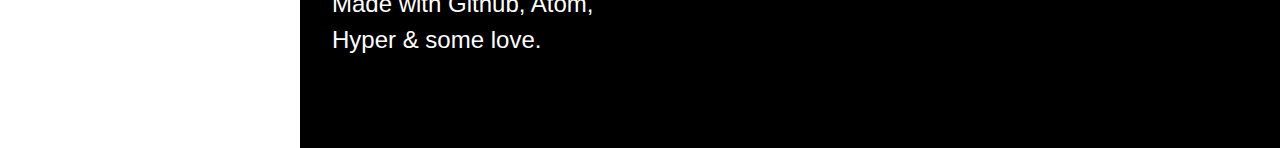
<file: casus_erkenning.html>
<!DOCTYPE html>
<html>
<title>Portfolio Irene Beer</title>
<meta charset="UTF-8">
<meta name="viewport" content="width=device-width, initial-scale=1">
<link rel="stylesheet" href="https://www.w3schools.com/w3css/4/w3.css">
<link rel="stylesheet" href="https://fonts.googleapis.com/css?family=Poppins">
<link href="https://fonts.googleapis.com/css?family=Poppins:400,700&display=swap" rel="stylesheet">
<link rel="stylesheet" href="https://cdnjs.cloudflare.com/ajax/libs/font-awesome/4.7.0/css/font-awesome.min.css">
<link rel="stylesheet" href="style.css" type="text/css">
<script type="text/javascript" src="jsfile.js"></script>
<style>
h1,h2,h3,h4,h5,h6 {font-family: "Poppins:700", sans-serif}
body {font-family: "Poppins:400", sans-serif}
</style>
<body class="w3-white w3-content" style="max-width:1600px">

<!-- Sidebar/menu -->
<nav class="w3-sidebar w3-collapse w3-white w3-animate-left" style="z-index:3;width:300px;" id="mySidebar"><br>
  <div class="w3-container">
    <a href="#" onclick="w3_close()" class="w3-hide-large w3-right w3-jumbo w3-padding w3-hover-grey" title="close menu">
      <i class="fa fa-remove"></i>
    </a>
    <img src="images\face_icon.jpg" id=face alt="A headshot of my face" title="This is me, myself and Irene." style="width:45%;" class="w3-round"><br><br>
    <h4><b>PORTFOLIO</b></h4>
    <p class="w3-text-grey">Irene Beer</p>
  </div>
  <div class="w3-bar-block">
    <a href="https://arwkuma.github.io/portfolio/#projects" onclick="w3_close()" class="w3-bar-item w3-button w3-padding w3.text-dark-black"><i class="fa fa-th-large fa-fw w3-margin-right"></i>PROJECTS</a>
    <a href="https://arwkuma.github.io/portfolio/about.html" onclick="w3_close()" class="w3-bar-item w3-button w3-padding"><i class="fa fa-user fa-fw w3-margin-right w3.text-dark-black"></i>ABOUT</a>
    <a href="https://arwkuma.github.io/portfolio/#contact" onclick="w3_close()" class="w3-bar-item w3-button w3-padding"><i class="fa fa-envelope fa-fw w3-margin-right w3.text-dark-black"></i>CONTACT</a>
  </div>
  <div class="w3-panel w3-large">

    <a href="https://www.linkedin.com/in/annemaria-beer-679135105/" target="_blank"<i class="fa fa-linkedin w3-hover-opacity"></i> </a>
    <a href="https://www.instagram.com/arwkuma/" target="_blank"<i class="fa fa-instagram w3-hover-opacity"></i></a>

  </div>
</nav>

<!-- Overlay effect when opening sidebar on small screens -->
<div class="w3-overlay w3-hide-large w3-animate-opacity" onclick="w3_close()" style="cursor:pointer" title="close side menu" id="myOverlay"></div>

<!-- !PAGE CONTENT! -->
<div class="w3-main" style="margin-left:300px">

  <!-- Header -->
  <header id="portfolio">
    <a href="#"><img src="images\face_icon.jpg" id=face alt="A headshot of my face" title="This is me, myself and Irene." style="width:65px;" class="w3-circle w3-right w3-margin w3-hide-large w3-hover-opacity"></a>
    <span class="w3-button w3-hide-large w3-xxlarge w3-hover-text-grey" onclick="w3_open()"><i class="fa fa-bars"></i></span>
    <div class="w3-container">

      <!-- Image header -->
      <header class="w3-display-container w3-wide">
        <div class="w3-grayscale">
      <img src="images\erkenning_banner.jpg" style="width:100%" >
        </div>
        <div class="w3-display-left w3-padding-large w3-panel coral">
          <h1 class="w3-xxlarge w3-text-white"><b>Erkenning</b></h1>
          <h2 class="w3-medium w3-text-white">Logo ontwerpen</h2>
        </div>

    </div>
  </header>

      <!-- Slideshow Header -->
      <div class="w3-container">

        <ul class="w3-ul w3-small">
          <li>Jaar        - 2018</li>
          <li>Programma's - Adobe Illustrator, Adobe Photoshop</li>
          <li>Rol         - Visual designer </li>
        </ul>

        <div class="w3-container w3-padding-large" style="margin-bottom:32px">
            <div class="w3-half">
          <h4><b>Erkenning logo samengevat</b></h4>
          <p>  De beheerder van het bedrijf Erkenning had moeite met haar huisstijl en heeft mij gevraagd om hulp voor haar logo. Ik heb voor de beheerder schetsen gemaakt dat op verschillende manieren erkenning uitstraalt. Ik heb verschillende opties voor lettertypes gegeven om als bedrijf een statement te maken.
          </p></div>

            <div class="w3-half">
            <h4><b>Wat heb ik geleerd</b></h4>
            <p>
              <ul style="list-style-type:disc;">
                <li>Overleggen met de klant</li>
                <li>Feedback verwerken</li>
              </ul>
            </p>
          </div>
        </div>

        <div class="w3-display-container mySlides">
        <img src="images\erkenning_schets.jpg" style="width:100%;margin-bottom:-6px">
          <div class="w3-display-bottomleft w3-container w3-black">
            <p>Schets</p>
          </div>
        </div>
        <div class="w3-display-container mySlides">
        <img src="images\erkenning_fonts.jpg" style="width:100%;margin-bottom:-6px">
          <div class="w3-display-bottomleft w3-container w3-black">
            <p>Fonts</p>
          </div>
        </div>
        <div class="w3-display-container mySlides">
        <img src="images\erkenning_logo.jpg" style="width:100%;margin-bottom:-6px">
          <div class="w3-display-bottomleft w3-container w3-black">
            <p>Logo</p>
          </div>
        </div>
        <div class="w3-display-container mySlides">
        <img src="images\erkenning_businesscard.jpg" style="width:100%;margin-bottom:-6px">
          <div class="w3-display-bottomleft w3-container w3-black">
            <p>Card model</p>
          </div>
        </div>
      </div>

    <!-- !Menu options! -->

      <div class="w3-row-padding w3-section">
        <div class="w3-col s3">
          <img class="demo w3-opacity w3-hover-opacity-off"
          src="images\erkenning_schets.jpg" style="width:100%;cursor:pointer" onclick="currentDiv(1)" title="Schets">
        </div>
        <div class="w3-col s3">
          <img class="demo w3-opacity w3-hover-opacity-off"
          src="images\erkenning_fonts.jpg" style="width:100%;cursor:pointer" onclick="currentDiv(2)" title="Fonts">
        </div>
        <div class="w3-col s3">
          <img class="demo w3-opacity w3-hover-opacity-off"
          src="images\erkenning_logo.jpg" style="width:100%;cursor:pointer" onclick="currentDiv(3)" title="Logo">
        </div>
        <div class="w3-col s3">
          <img class="demo w3-opacity w3-hover-opacity-off"
          src="images\erkenning_businesscard.jpg" style="width:100%;cursor:pointer" onclick="currentDiv(4)" title="Business card model">
        </div>
      </div>

  <!-- Footer -->
  <footer class="w3-container w3-padding-32 w3-black">
  <div class="w3-row-padding ">
    <div class="w3-third">
      <h3>Made with Github, Atom, Hyper & some love.</h3>
    </div>
  </div>
  </footer>

  <div class="w3-black w3-center w3-padding-24"></div>

<!-- End page content -->
</div>

<script>
// Script to open and close sidebar when on tablets and phones
function w3_open() {
  document.getElementById("mySidebar").style.display = "block";
  document.getElementById("myOverlay").style.display = "block";
}

function w3_close() {
  document.getElementById("mySidebar").style.display = "none";
  document.getElementById("myOverlay").style.display = "none";
}

// Slideshow Apartment Images
var slideIndex = 1;
showDivs(slideIndex);

function plusDivs(n) {
  showDivs(slideIndex += n);
}

function currentDiv(n) {
  showDivs(slideIndex = n);
}

function showDivs(n) {
  var i;
  var x = document.getElementsByClassName("mySlides");
  var dots = document.getElementsByClassName("demo");
  if (n > x.length) {slideIndex = 1}
  if (n < 1) {slideIndex = x.length}
  for (i = 0; i < x.length; i++) {
    x[i].style.display = "none";
  }
  for (i = 0; i < dots.length; i++) {
    dots[i].className = dots[i].className.replace(" w3-opacity-off", "");
  }
  x[slideIndex-1].style.display = "block";
  dots[slideIndex-1].className += " w3-opacity-off";
}
</script>

</body>
</html>
</file>
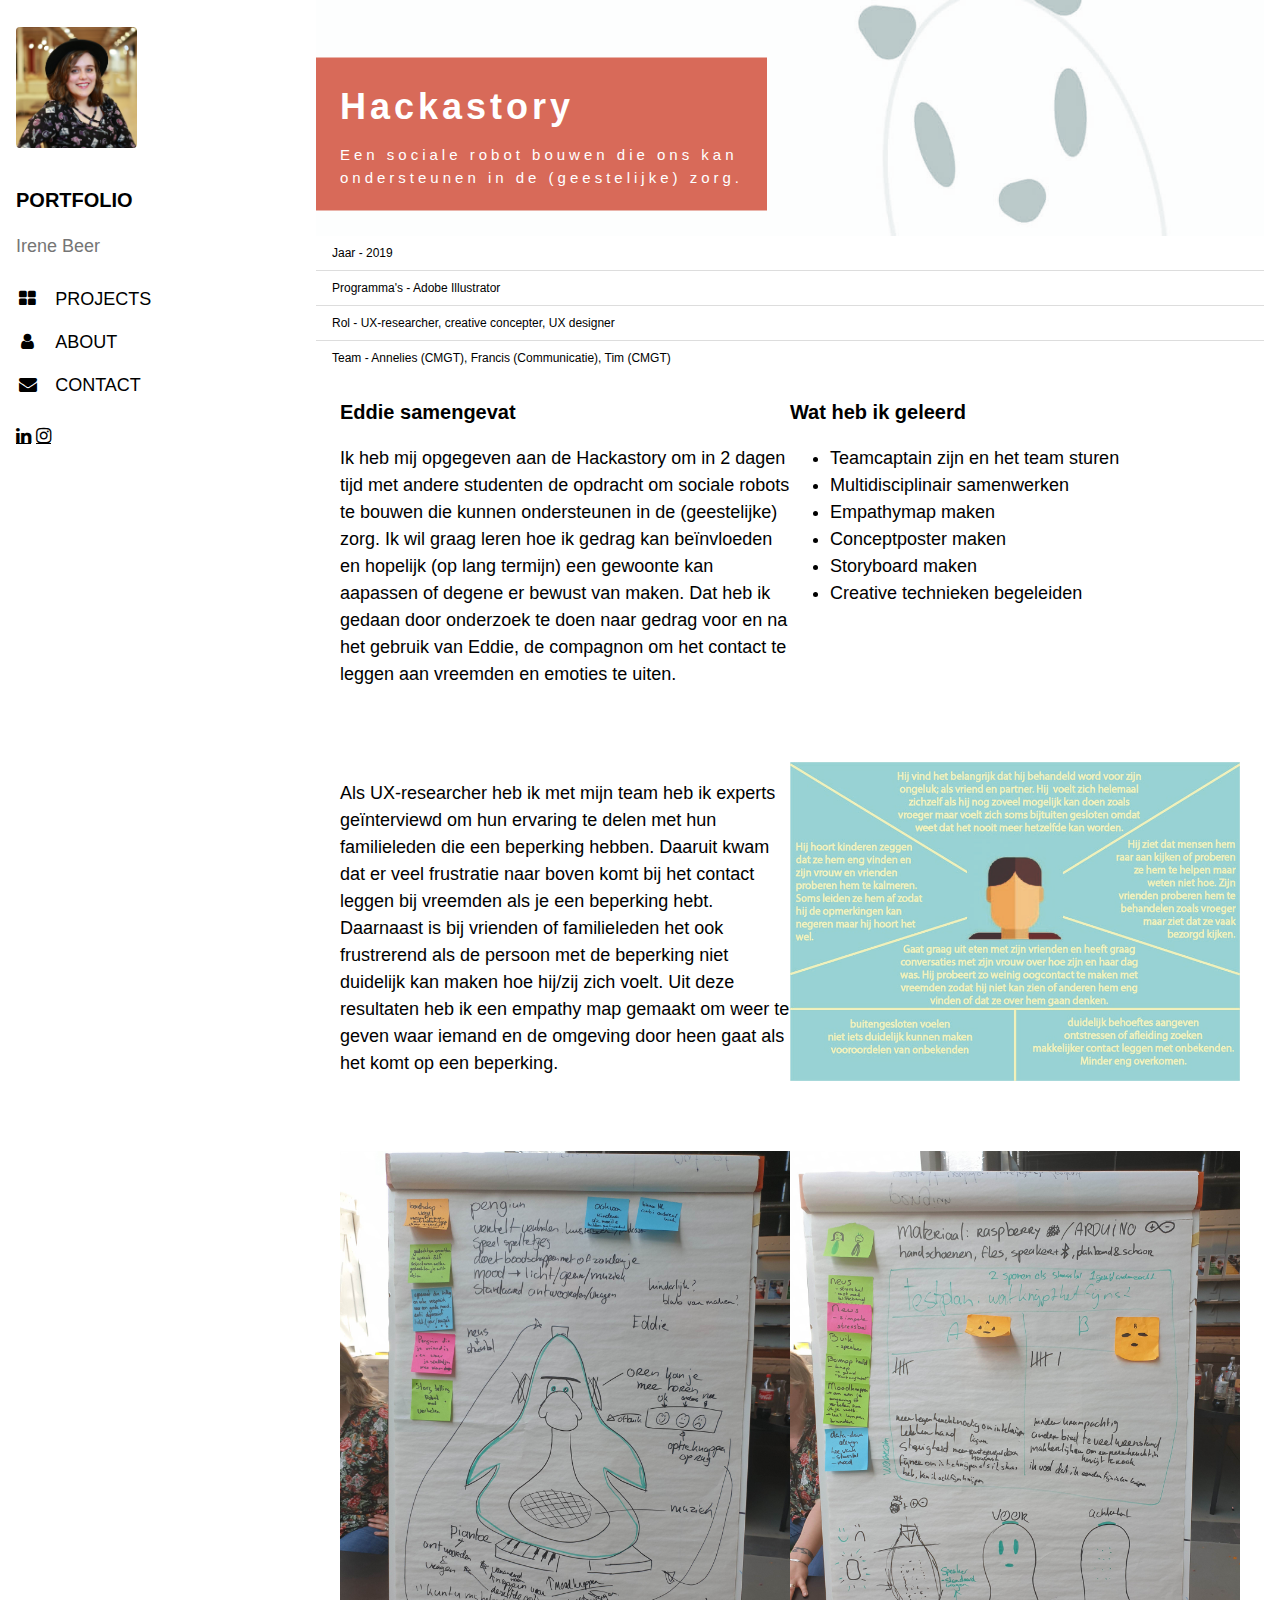
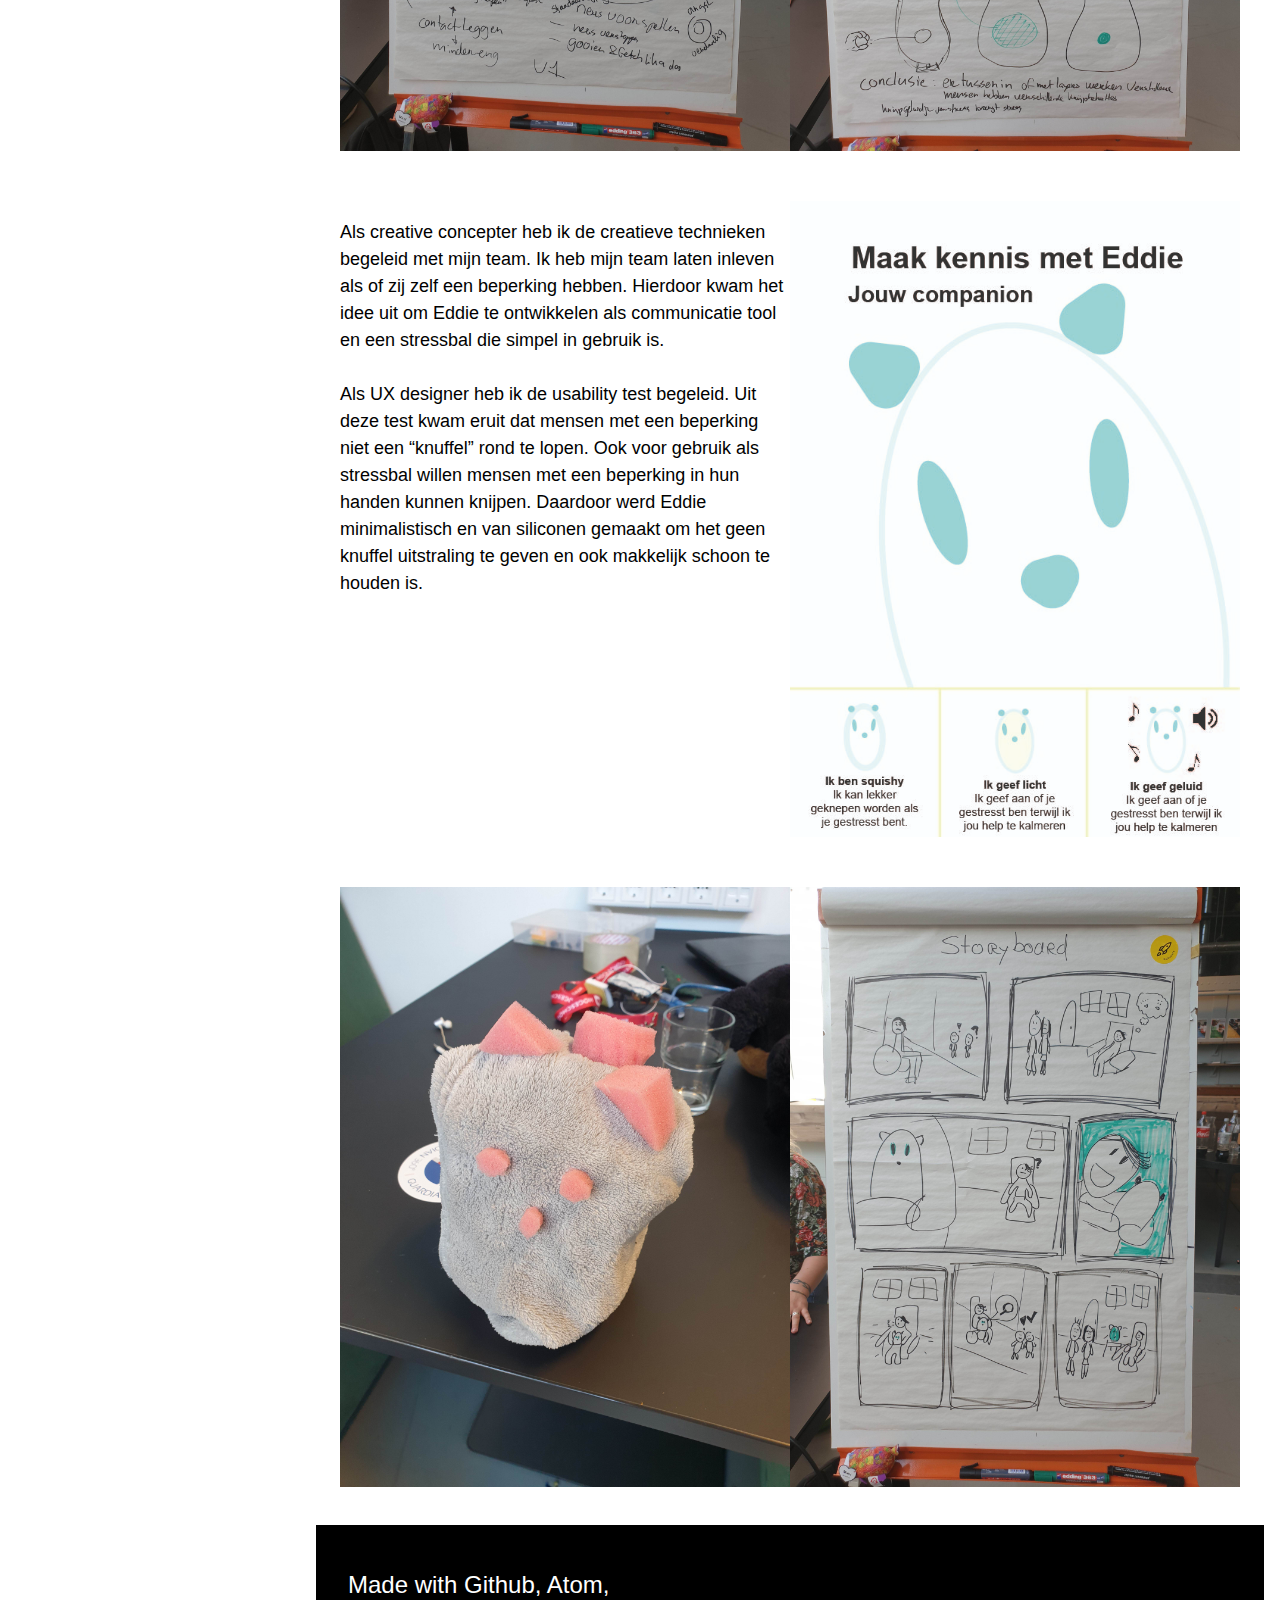
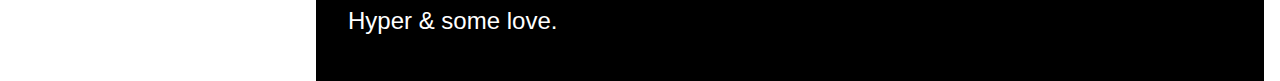
<file: casus_hackastory.html>
<!DOCTYPE html>
<html>
<title>Portfolio Irene Beer</title>
<meta charset="UTF-8">
<meta name="viewport" content="width=device-width, initial-scale=1">
<link rel="stylesheet" href="https://www.w3schools.com/w3css/4/w3.css">
<link rel="stylesheet" href="https://fonts.googleapis.com/css?family=Poppins">
<link href="https://fonts.googleapis.com/css?family=Poppins:400,700&display=swap" rel="stylesheet">
<link rel="stylesheet" href="https://cdnjs.cloudflare.com/ajax/libs/font-awesome/4.7.0/css/font-awesome.min.css">
<link rel="stylesheet" href="style.css" type="text/css">
<script type="text/javascript" src="jsfile.js"></script>
<style>
h1,h2,h3,h4,h5,h6 {font-family: "Poppins:700", sans-serif}
body {font-family: "Poppins:400", sans-serif}
</style>
<body class="w3-white w3-content" style="max-width:1600px">

<!-- Sidebar/menu -->
<nav class="w3-sidebar w3-collapse w3-white w3-animate-left" style="z-index:3;width:300px;" id="mySidebar"><br>
  <div class="w3-container">
    <a href="#" onclick="w3_close()" class="w3-hide-large w3-right w3-jumbo w3-padding w3-hover-grey" title="close menu">
      <i class="fa fa-remove"></i>
    </a>
    <img src="images\face_icon.jpg" id=face alt="A headshot of my face" title="This is me, myself and Irene." style="width:45%;" class="w3-round"><br><br>
    <h4><b>PORTFOLIO</b></h4>
    <p class="w3-text-grey">Irene Beer</p>
  </div>
  <div class="w3-bar-block">
    <a href="https://arwkuma.github.io/portfolio/#projects" onclick="w3_close()" class="w3-bar-item w3-button w3-padding w3.text-dark-black"><i class="fa fa-th-large fa-fw w3-margin-right"></i>PROJECTS</a>
    <a href="https://arwkuma.github.io/portfolio/about.html" onclick="w3_close()" class="w3-bar-item w3-button w3-padding"><i class="fa fa-user fa-fw w3-margin-right w3.text-dark-black"></i>ABOUT</a>
    <a href="https://arwkuma.github.io/portfolio/#contact" onclick="w3_close()" class="w3-bar-item w3-button w3-padding"><i class="fa fa-envelope fa-fw w3-margin-right w3.text-dark-black"></i>CONTACT</a>
  </div>
  <div class="w3-panel w3-large">

    <a href="https://www.linkedin.com/in/annemaria-beer-679135105/" target="_blank"<i class="fa fa-linkedin w3-hover-opacity"></i> </a>
    <a href="https://www.instagram.com/arwkuma/" target="_blank"<i class="fa fa-instagram w3-hover-opacity"></i></a>

  </div>
</nav>

<!-- Overlay effect when opening sidebar on small screens -->
<div class="w3-overlay w3-hide-large w3-animate-opacity" onclick="w3_close()" style="cursor:pointer" title="close side menu" id="myOverlay"></div>

<!-- !PAGE CONTENT! -->
<div class="w3-main" style="margin-left:300px">

  <!-- Header -->
  <header id="portfolio">
    <a href="#"><img src="images\face_icon.jpg" id=face alt="A headshot of my face" title="This is me, myself and Irene." style="width:65px;" class="w3-circle w3-right w3-margin w3-hide-large w3-hover-opacity"></a>
    <span class="w3-button w3-hide-large w3-xxlarge w3-hover-text-grey" onclick="w3_open()"><i class="fa fa-bars"></i></span>
    <div class="w3-container">

      <!-- Image header -->
      <header class="w3-display-container w3-wide">
        <div class="w3-grayscale">
      <img src="images\hackastory_banner.jpg" style="width:100%" >
        </div>
        <div class="w3-display-left w3-padding-large w3-panel coral">
          <h1 class="w3-xxlarge w3-text-white"><b>Hackastory</b></h1>
          <h2 class="w3-medium w3-text-white">Een sociale robot bouwen die ons kan <br />ondersteunen in de (geestelijke) zorg.</h2>
        </div>

    </div>
  </header>

      <!-- Slideshow Header -->
      <div class="w3-container">

        <ul class="w3-ul w3-small">
          <li>Jaar        - 2019</li>
          <li>Programma's - Adobe Illustrator</li>
          <li>Rol         - UX-researcher, creative concepter, UX designer</li>
          <li>Team        - Annelies (CMGT), Francis (Communicatie), Tim (CMGT)</li>
        </ul>

        <div class="w3-container w3-padding-large" style="margin-bottom:32px">
            <div class="w3-half">
          <h4><b>Eddie samengevat</b></h4>
          <p>Ik heb mij opgegeven aan de Hackastory om in 2 dagen tijd met andere studenten de opdracht om sociale robots te bouwen die kunnen ondersteunen in de (geestelijke) zorg. Ik wil graag leren hoe ik gedrag kan beïnvloeden en hopelijk (op lang termijn) een gewoonte kan aapassen of degene er bewust van maken. Dat heb ik gedaan door onderzoek te doen naar gedrag voor en na het gebruik van Eddie, de compagnon om het contact te leggen aan vreemden en emoties te uiten.
          </p></div>

            <div class="w3-half">
            <h4><b>Wat heb ik geleerd</b></h4>
            <p>
              <ul style="list-style-type:disc;">
                <li>Teamcaptain zijn en het team sturen</li>
                <li>Multidisciplinair samenwerken</li>
                <li>Empathymap maken</li>
                <li>Conceptposter maken</li>
                <li>Storyboard maken</li>
                <li>Creative technieken begeleiden</li>
                </ul>
            </p>
          </div>
        </div>

        <div class="w3-container w3-padding-large" style="margin-bottom:32px">
            <div class="w3-half">

          <p>Als UX-researcher heb ik met mijn team heb ik experts geïnterviewd om hun ervaring te delen met hun familieleden die een beperking hebben. Daaruit kwam dat er veel frustratie naar boven komt bij het contact leggen bij vreemden als je een beperking hebt. Daarnaast is bij vrienden of familieleden het ook frustrerend als de persoon met de beperking niet duidelijk kan maken hoe hij/zij zich voelt. Uit deze resultaten heb ik een empathy map gemaakt om weer te geven waar iemand en de omgeving door heen gaat als het komt op een beperking.
          </p>
        </div>

            <div class="w3-half">
            <img src="images\hackastory_empathymap.jpg" style="width:100%;margin-bottom:-6px">
          </div>
        </div>

        <div class="w3-container w3-padding-large" style="margin-bottom:32px">
          <img src="images\hackastory_schets.jpg" style="width:100%;margin-bottom:-6px">
        </div>

        <div class="w3-container w3-padding-large" style="margin-bottom:32px">
            <div class="w3-half">

          <p>Als creative concepter heb ik de creatieve technieken begeleid met mijn team. Ik heb mijn team laten inleven als of zij zelf een beperking hebben. Hierdoor kwam het idee uit om Eddie te ontwikkelen als communicatie tool en een stressbal die simpel in gebruik is.
            <br /><br />
            Als UX designer heb ik de usability test begeleid. Uit deze test kwam eruit dat mensen met een beperking niet een “knuffel” rond te lopen. Ook voor gebruik als stressbal willen mensen met een beperking in hun handen kunnen knijpen. Daardoor werd Eddie minimalistisch en van siliconen gemaakt om het geen knuffel uitstraling te geven en ook makkelijk schoon te houden is.
          </p>
        </div>

            <div class="w3-half">
            <img src="images\hackastory_conceptposter.jpg" style="width:100%;margin-bottom:-6px">
          </div>
        </div>

        <div class="w3-container w3-padding-large" style="margin-bottom:32px">
          <img src="images\hackastory_prototype_storyboard.jpg" style="width:100%;margin-bottom:-6px">
        </div>




  <!-- Footer -->
  <footer class="w3-container w3-padding-32 w3-black">
  <div class="w3-row-padding ">
    <div class="w3-third">
      <h3>Made with Github, Atom, Hyper & some love.</h3>
    </div>
  </div>
  </footer>

<!-- End page content -->
</div>

<script>
// Script to open and close sidebar when on tablets and phones
function w3_open() {
  document.getElementById("mySidebar").style.display = "block";
  document.getElementById("myOverlay").style.display = "block";
}

function w3_close() {
  document.getElementById("mySidebar").style.display = "none";
  document.getElementById("myOverlay").style.display = "none";
}

// Slideshow Apartment Images
var slideIndex = 1;
showDivs(slideIndex);

function plusDivs(n) {
  showDivs(slideIndex += n);
}

function currentDiv(n) {
  showDivs(slideIndex = n);
}

function showDivs(n) {
  var i;
  var x = document.getElementsByClassName("mySlides");
  var dots = document.getElementsByClassName("demo");
  if (n > x.length) {slideIndex = 1}
  if (n < 1) {slideIndex = x.length}
  for (i = 0; i < x.length; i++) {
    x[i].style.display = "none";
  }
  for (i = 0; i < dots.length; i++) {
    dots[i].className = dots[i].className.replace(" w3-opacity-off", "");
  }
  x[slideIndex-1].style.display = "block";
  dots[slideIndex-1].className += " w3-opacity-off";
}
</script>

</body>
</html>
</file>
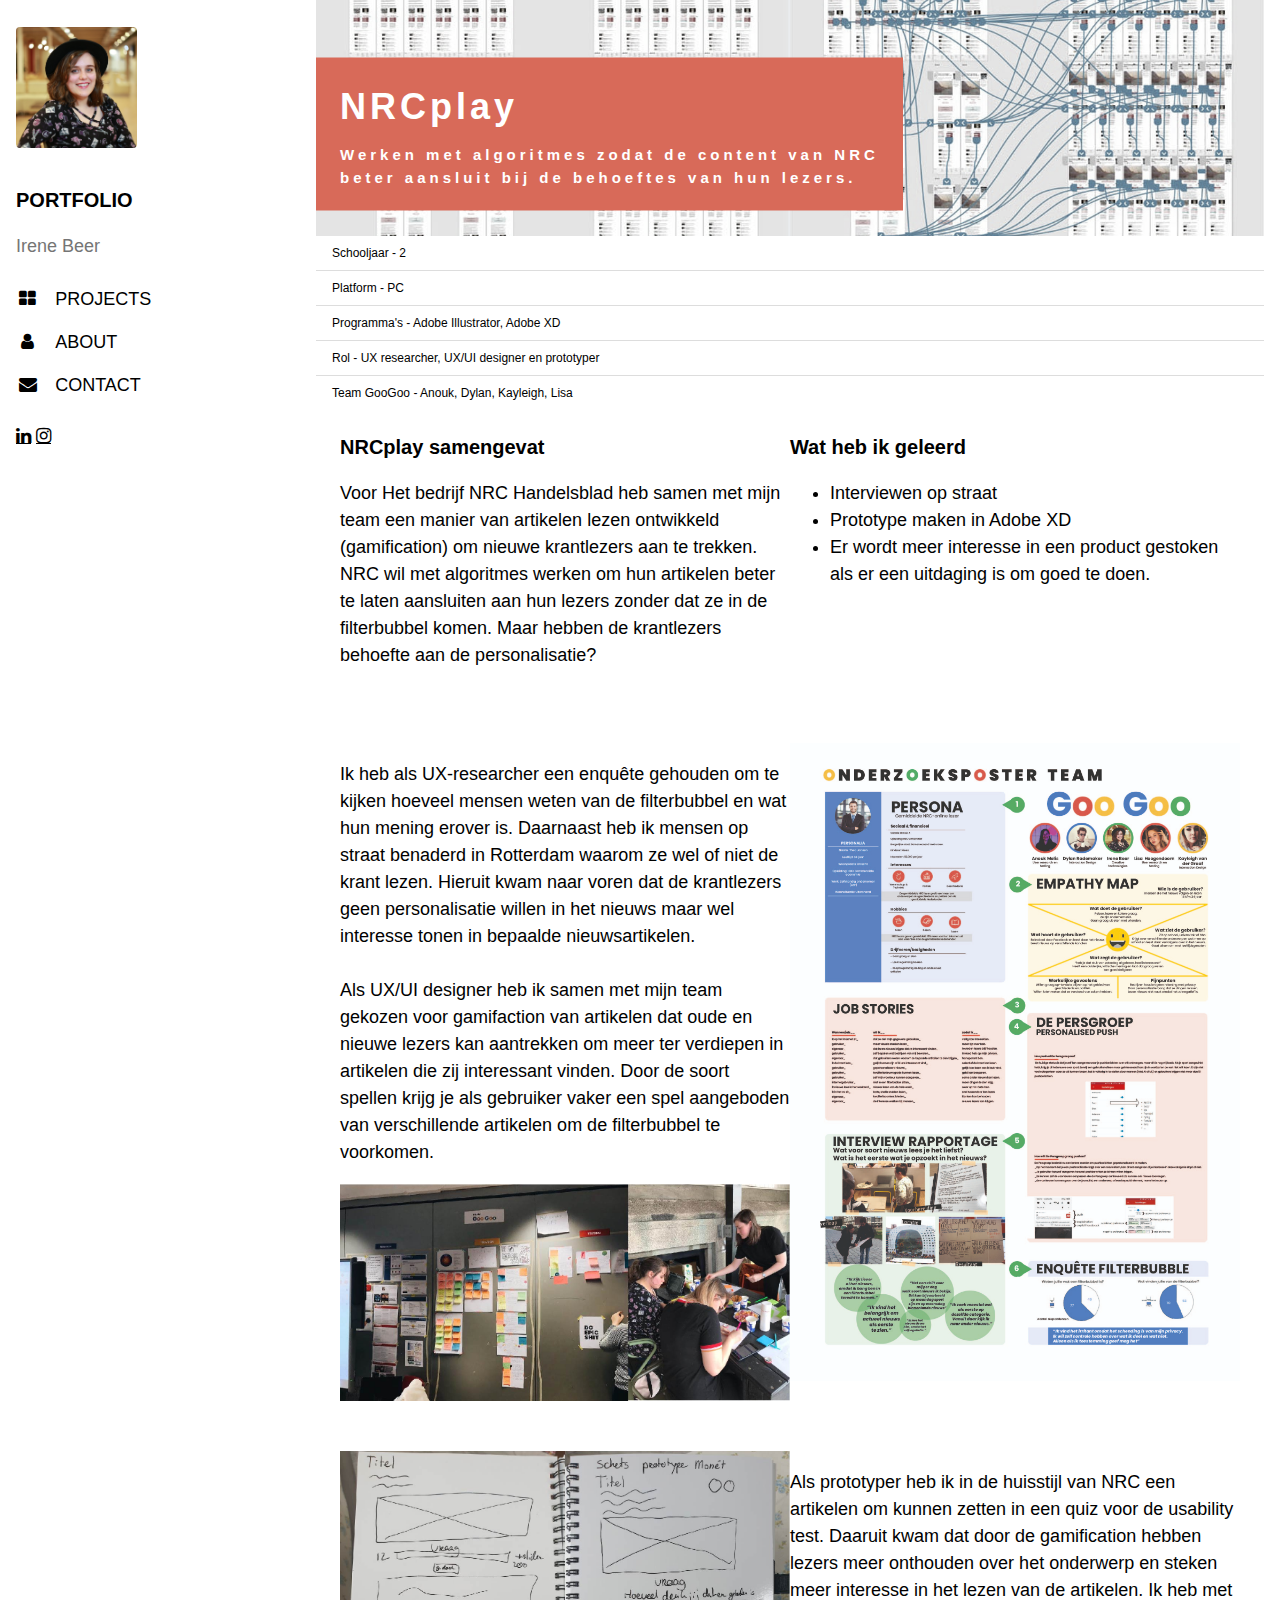
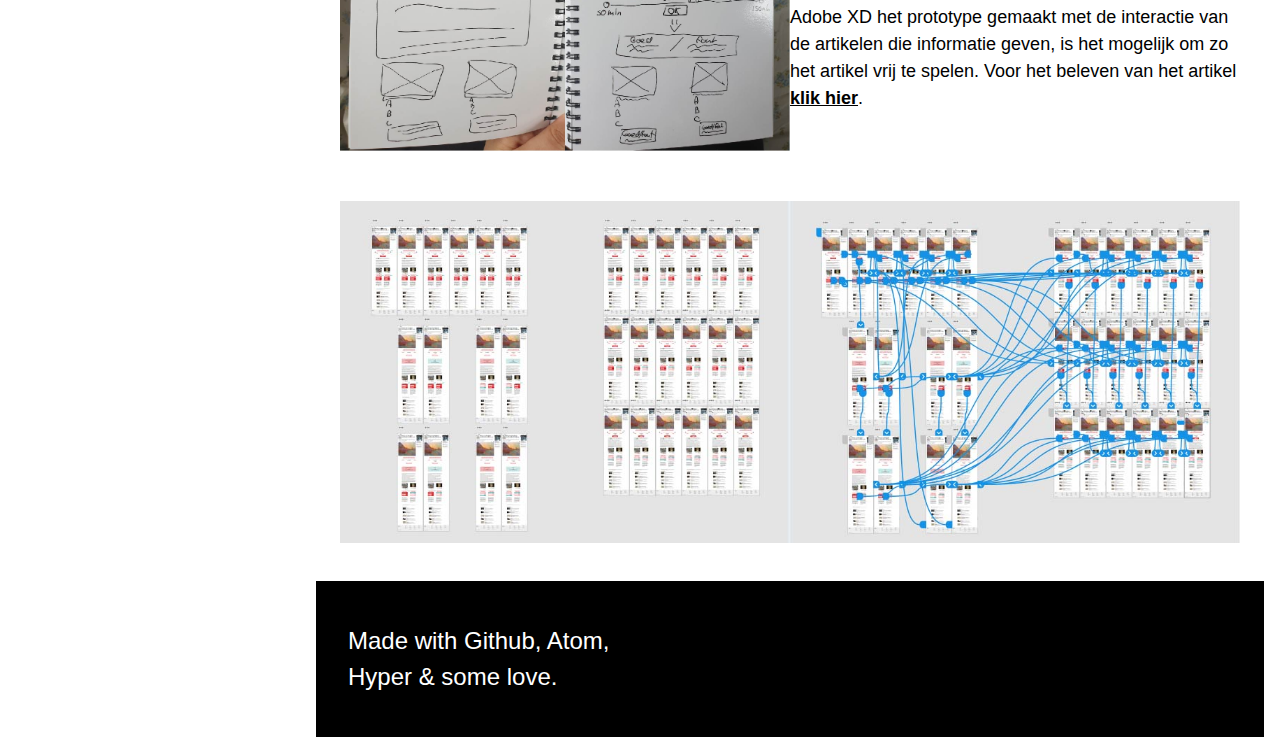
<file: casus_nrcplay.html>
<!DOCTYPE html>
<html>
<title>Portfolio Irene Beer</title>
<meta charset="UTF-8">
<meta name="viewport" content="width=device-width, initial-scale=1">
<link rel="stylesheet" href="https://www.w3schools.com/w3css/4/w3.css">
<link rel="stylesheet" href="https://fonts.googleapis.com/css?family=Poppins">
<link href="https://fonts.googleapis.com/css?family=Poppins:400,700&display=swap" rel="stylesheet">
<link rel="stylesheet" href="https://cdnjs.cloudflare.com/ajax/libs/font-awesome/4.7.0/css/font-awesome.min.css">
<link rel="stylesheet" href="style.css" type="text/css">
<script type="text/javascript" src="jsfile.js"></script>
<style>
h1,h2,h3,h4,h5,h6 {font-family: "Poppins:700", sans-serif}
body {font-family: "Poppins:400", sans-serif}
</style>
<body class="w3-white w3-content" style="max-width:1600px">

<!-- Sidebar/menu -->
<nav class="w3-sidebar w3-collapse w3-white w3-animate-left" style="z-index:3;width:300px;" id="mySidebar"><br>
  <div class="w3-container">
    <a href="#" onclick="w3_close()" class="w3-hide-large w3-right w3-jumbo w3-padding w3-hover-grey" title="close menu">
      <i class="fa fa-remove"></i>
    </a>
    <img src="images\face_icon.jpg" id=face alt="A headshot of my face" title="This is me, myself and Irene." style="width:45%;" class="w3-round"><br><br>
    <h4><b>PORTFOLIO</b></h4>
    <p class="w3-text-grey">Irene Beer</p>
  </div>
  <div class="w3-bar-block">
    <a href="https://arwkuma.github.io/portfolio/#projects" onclick="w3_close()" class="w3-bar-item w3-button w3-padding w3.text-dark-black"><i class="fa fa-th-large fa-fw w3-margin-right"></i>PROJECTS</a>
    <a href="https://arwkuma.github.io/portfolio/about.html" onclick="w3_close()" class="w3-bar-item w3-button w3-padding"><i class="fa fa-user fa-fw w3-margin-right w3.text-dark-black"></i>ABOUT</a>
    <a href="https://arwkuma.github.io/portfolio/#contact" onclick="w3_close()" class="w3-bar-item w3-button w3-padding"><i class="fa fa-envelope fa-fw w3-margin-right w3.text-dark-black"></i>CONTACT</a>
  </div>
  <div class="w3-panel w3-large">

    <a href="https://www.linkedin.com/in/annemaria-beer-679135105/" target="_blank"<i class="fa fa-linkedin w3-hover-opacity"></i> </a>
    <a href="https://www.instagram.com/arwkuma/" target="_blank"<i class="fa fa-instagram w3-hover-opacity"></i></a>

  </div>
</nav>

<!-- Overlay effect when opening sidebar on small screens -->
<div class="w3-overlay w3-hide-large w3-animate-opacity" onclick="w3_close()" style="cursor:pointer" title="close side menu" id="myOverlay"></div>

<!-- !PAGE CONTENT! -->
<div class="w3-main" style="margin-left:300px">

  <!-- Header -->
  <header id="portfolio">
    <a href="#"><img src="images\face_icon.jpg" id=face alt="A headshot of my face" title="This is me, myself and Irene." style="width:65px;" class="w3-circle w3-right w3-margin w3-hide-large w3-hover-opacity"></a>
    <span class="w3-button w3-hide-large w3-xxlarge w3-hover-text-grey" onclick="w3_open()"><i class="fa fa-bars"></i></span>
    <div class="w3-container">

      <!-- Image header -->
      <header class="w3-display-container w3-wide">
        <div class="w3-grayscale">
      <img src="images\nrcplay_banner.jpg" style="width:100%" >
        </div>
        <div class="w3-display-left w3-padding-large w3-panel coral">
          <h1 class="w3-xxlarge w3-text-white"><b>NRCplay</b></h1>
          <h2 class="w3-medium w3-text-white"><b>Werken met algoritmes zodat de content van NRC <br />beter aansluit bij de behoeftes van hun lezers.</b></h2>
        </div>

    </div>
  </header>

      <!-- Slideshow Header -->
      <div class="w3-container">

        <ul class="w3-ul w3-small">
          <li>Schooljaar  - 2</li>
          <li>Platform    - PC</li>
          <li>Programma's - Adobe Illustrator, Adobe XD </li>
          <li>Rol         - UX researcher, UX/UI designer en prototyper </li>
          <li>Team GooGoo - Anouk, Dylan, Kayleigh, Lisa</li>
        </ul>

        <div class="w3-container w3-padding-large" style="margin-bottom:32px">
            <div class="w3-half">
          <h4><b>NRCplay samengevat</b></h4>
          <p>Voor Het bedrijf NRC Handelsblad heb samen met mijn team een manier van artikelen lezen ontwikkeld (gamification) om nieuwe krantlezers aan te trekken. NRC wil met algoritmes werken om hun artikelen beter te laten aansluiten aan hun lezers zonder dat ze in de filterbubbel komen. Maar hebben de krantlezers behoefte aan de personalisatie?
          </p>
        </div>

            <div class="w3-half">
            <h4><b>Wat heb ik geleerd</b></h4>
            <p>
              <ul style="list-style-type:disc;">
                <li>Interviewen op straat</li>
                <li>Prototype maken in Adobe XD</li>
                <li>Er wordt meer interesse in een product gestoken als er een uitdaging is om goed te doen.</li>
                </ul>
            </p>
          </div>
        </div>

        <div class="w3-container w3-padding-large" style="margin-bottom:32px">
            <div class="w3-half">

          <p>Ik heb als UX-researcher een enquête gehouden om te kijken hoeveel mensen weten van de filterbubbel en wat hun mening erover is. Daarnaast heb ik mensen op straat benaderd in Rotterdam waarom ze wel of niet de krant lezen. Hieruit kwam naar voren dat de krantlezers geen personalisatie willen in het nieuws maar wel interesse tonen in bepaalde nieuwsartikelen.
            <br /><br />
          Als UX/UI designer heb ik samen met mijn team gekozen voor gamifaction van artikelen dat oude en nieuwe lezers kan aantrekken om meer ter verdiepen in artikelen die zij interessant vinden. Door de soort spellen krijg je als gebruiker vaker een spel aangeboden van verschillende artikelen om de filterbubbel te voorkomen.
        </p>
        <img src="images\nrcplay_creatievetechnieken.jpg" style="width:100%;margin-bottom:-6px">
        </div>

            <div class="w3-half">
            <img src="images\nrcplay_onderzoeksposter.jpg" style="width:100%;margin-bottom:-6px">
          </div>
        </div>

        <div class="w3-container w3-padding-large" style="margin-bottom:32px">
            <div class="w3-half">

        <img src="images\nrcplay_schetsen.jpg" style="width:100%;margin-bottom:-6px">
        </div>

            <div class="w3-half">
            <p> Als prototyper heb ik in de huisstijl van NRC een artikelen om kunnen zetten in een quiz voor de usability test. Daaruit kwam dat door de gamification hebben lezers meer onthouden over het onderwerp en steken meer interesse in het lezen van de artikelen. Ik heb met Adobe XD het prototype gemaakt met de interactie van de artikelen die informatie geven, is het mogelijk om zo het artikel vrij te spelen. Voor het beleven van het artikel
              <a href="https://xd.adobe.com/view/36f4e69e-ab81-4489-7145-013ab99cab99-40c5/"><b>klik hier</b></a>.</p>
          </div>
        </div>

        <div class="w3-container w3-padding-large" style="margin-bottom:32px">
          <img src="images\nrcplay_prototype.jpg" style="width:100%;margin-bottom:-6px">
        </div>


    

  <!-- Footer -->
  <footer class="w3-container w3-padding-32 w3-black">
  <div class="w3-row-padding ">
    <div class="w3-third">
      <h3>Made with Github, Atom, Hyper & some love.</h3>
    </div>
  </div>
  </footer>

<!-- End page content -->
</div>

<script>
// Script to open and close sidebar when on tablets and phones
function w3_open() {
  document.getElementById("mySidebar").style.display = "block";
  document.getElementById("myOverlay").style.display = "block";
}

function w3_close() {
  document.getElementById("mySidebar").style.display = "none";
  document.getElementById("myOverlay").style.display = "none";
}

// Slideshow Apartment Images
var slideIndex = 1;
showDivs(slideIndex);

function plusDivs(n) {
  showDivs(slideIndex += n);
}

function currentDiv(n) {
  showDivs(slideIndex = n);
}

function showDivs(n) {
  var i;
  var x = document.getElementsByClassName("mySlides");
  var dots = document.getElementsByClassName("demo");
  if (n > x.length) {slideIndex = 1}
  if (n < 1) {slideIndex = x.length}
  for (i = 0; i < x.length; i++) {
    x[i].style.display = "none";
  }
  for (i = 0; i < dots.length; i++) {
    dots[i].className = dots[i].className.replace(" w3-opacity-off", "");
  }
  x[slideIndex-1].style.display = "block";
  dots[slideIndex-1].className += " w3-opacity-off";
}
</script>

</body>
</html>
</file>
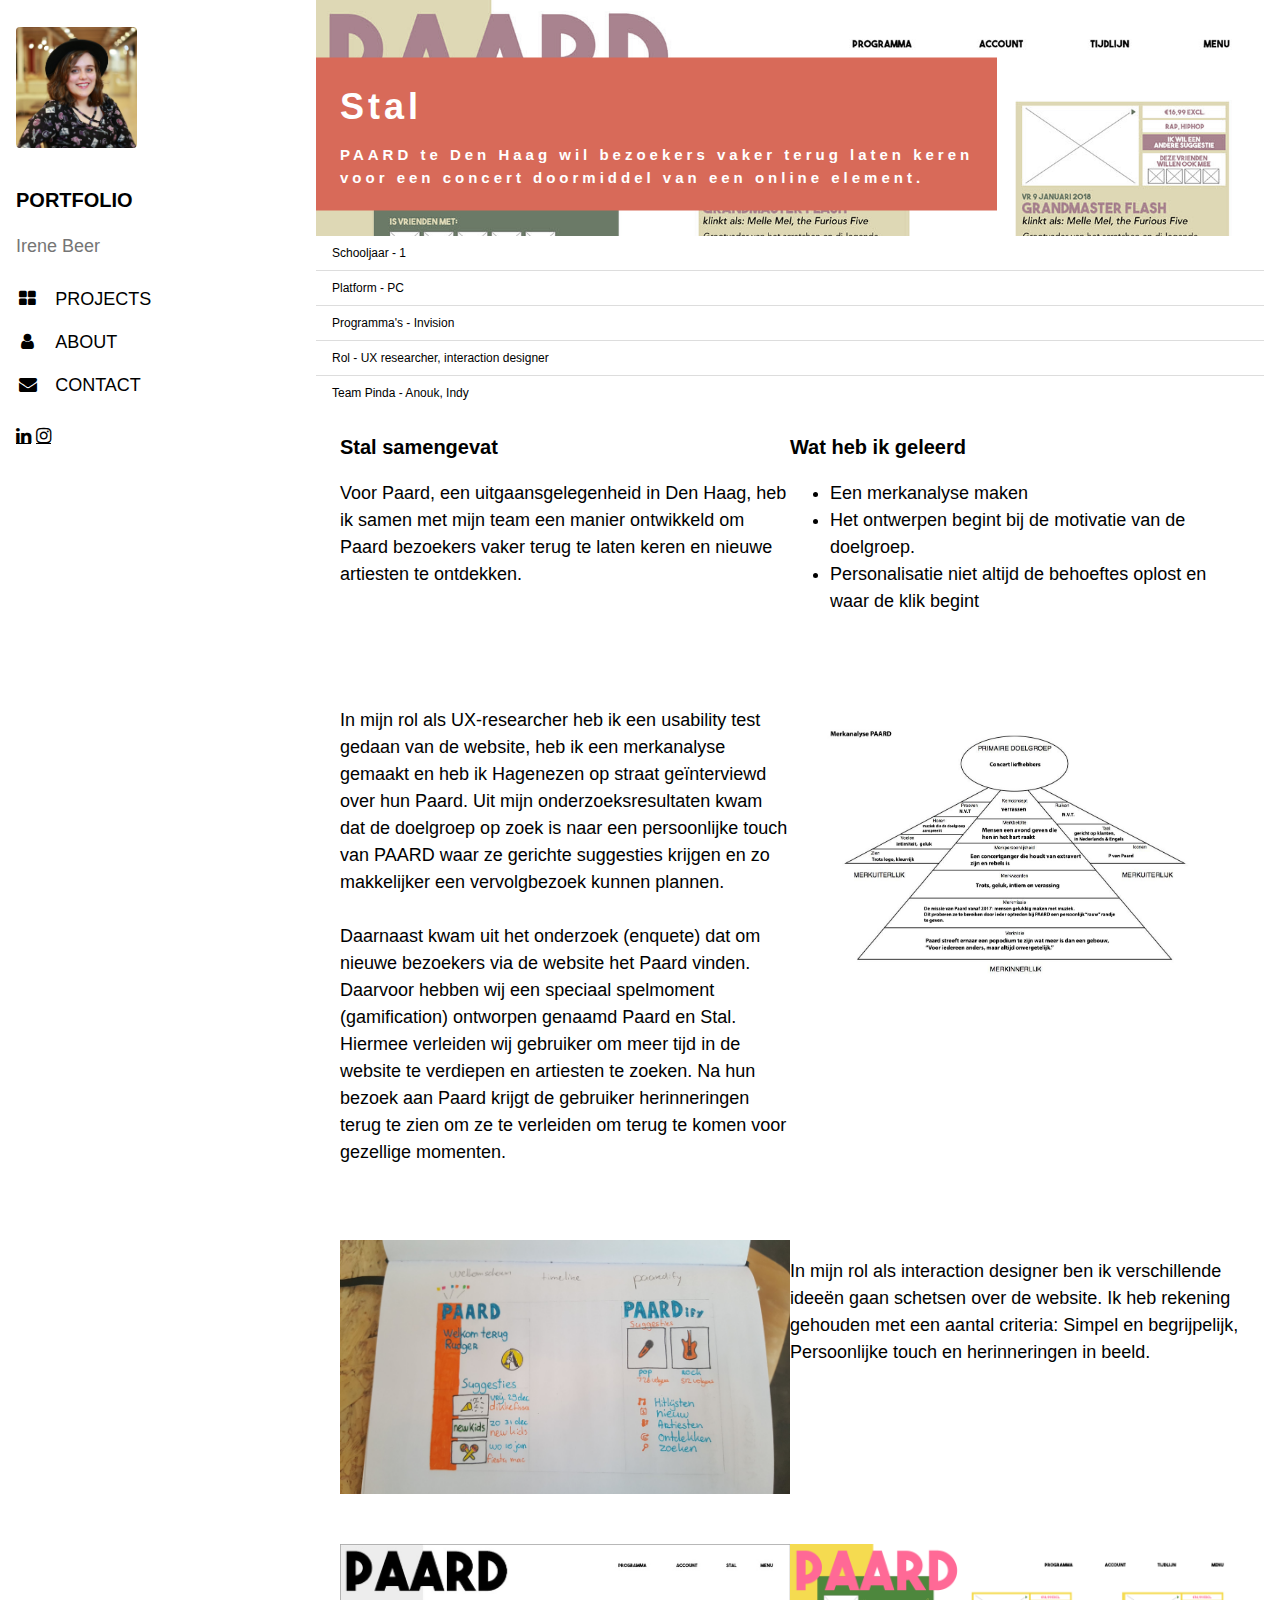
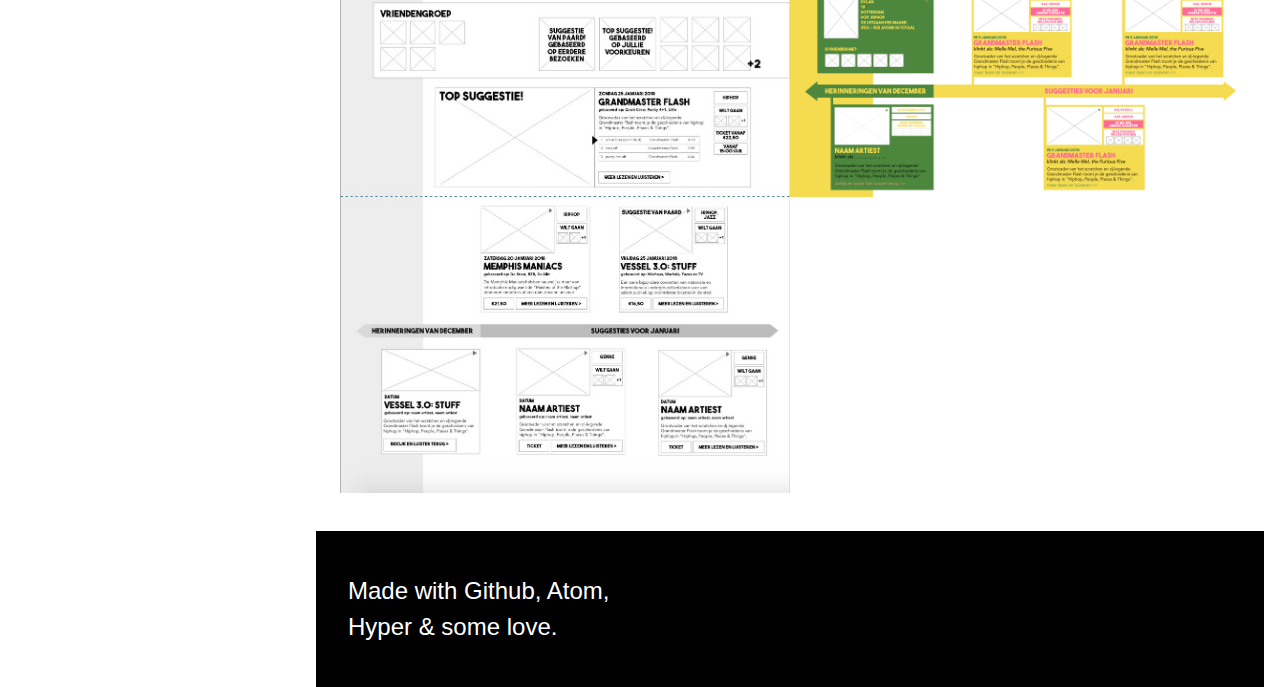
<file: casus_stal.html>
<!DOCTYPE html>
<html>
<title>Portfolio Irene Beer</title>
<meta charset="UTF-8">
<meta name="viewport" content="width=device-width, initial-scale=1">
<link rel="stylesheet" href="https://www.w3schools.com/w3css/4/w3.css">
<link rel="stylesheet" href="https://fonts.googleapis.com/css?family=Poppins">
<link href="https://fonts.googleapis.com/css?family=Poppins:400,700&display=swap" rel="stylesheet">
<link rel="stylesheet" href="https://cdnjs.cloudflare.com/ajax/libs/font-awesome/4.7.0/css/font-awesome.min.css">
<link rel="stylesheet" href="style.css" type="text/css">
<script type="text/javascript" src="jsfile.js"></script>
<style>
h1,h2,h3,h4,h5,h6 {font-family: "Poppins:700", sans-serif}
body {font-family: "Poppins:400", sans-serif}
</style>
<body class="w3-white w3-content" style="max-width:1600px">

<!-- Sidebar/menu -->
<nav class="w3-sidebar w3-collapse w3-white w3-animate-left" style="z-index:3;width:300px;" id="mySidebar"><br>
  <div class="w3-container">
    <a href="#" onclick="w3_close()" class="w3-hide-large w3-right w3-jumbo w3-padding w3-hover-grey" title="close menu">
      <i class="fa fa-remove"></i>
    </a>
    <img src="images\face_icon.jpg" id=face alt="A headshot of my face" title="This is me, myself and Irene." style="width:45%;" class="w3-round"><br><br>
    <h4><b>PORTFOLIO</b></h4>
    <p class="w3-text-grey">Irene Beer</p>
  </div>
  <div class="w3-bar-block">
    <a href="https://arwkuma.github.io/portfolio/#projects" onclick="w3_close()" class="w3-bar-item w3-button w3-padding w3.text-dark-black"><i class="fa fa-th-large fa-fw w3-margin-right"></i>PROJECTS</a>
    <a href="https://arwkuma.github.io/portfolio/about.html" onclick="w3_close()" class="w3-bar-item w3-button w3-padding"><i class="fa fa-user fa-fw w3-margin-right w3.text-dark-black"></i>ABOUT</a>
    <a href="https://arwkuma.github.io/portfolio/#contact" onclick="w3_close()" class="w3-bar-item w3-button w3-padding"><i class="fa fa-envelope fa-fw w3-margin-right w3.text-dark-black"></i>CONTACT</a>
  </div>
  <div class="w3-panel w3-large">

    <a href="https://www.linkedin.com/in/annemaria-beer-679135105/" target="_blank"<i class="fa fa-linkedin w3-hover-opacity"></i> </a>
    <a href="https://www.instagram.com/arwkuma/" target="_blank"<i class="fa fa-instagram w3-hover-opacity"></i></a>

  </div>
</nav>

<!-- Overlay effect when opening sidebar on small screens -->
<div class="w3-overlay w3-hide-large w3-animate-opacity" onclick="w3_close()" style="cursor:pointer" title="close side menu" id="myOverlay"></div>

<!-- !PAGE CONTENT! -->
<div class="w3-main" style="margin-left:300px">

  <!-- Header -->
  <header id="portfolio">
    <a href="#"><img src="images\face_icon.jpg" id=face alt="A headshot of my face" title="This is me, myself and Irene." style="width:65px;" class="w3-circle w3-right w3-margin w3-hide-large w3-hover-opacity"></a>
    <span class="w3-button w3-hide-large w3-xxlarge w3-hover-text-grey" onclick="w3_open()"><i class="fa fa-bars"></i></span>
    <div class="w3-container">

      <!-- Image header -->
      <header class="w3-display-container w3-wide">
        <div class="w3-grayscale">
      <img src="images\stal_banner.jpg" style="width:100%" >
        </div>
        <div class="w3-display-left w3-padding-large w3-panel coral">
          <h1 class="w3-xxlarge w3-text-white"><b>Stal</b></h1>
          <h2 class="w3-medium w3-text-white"><b>PAARD te Den Haag wil bezoekers vaker terug laten keren <br />voor een concert doormiddel van een online element.</b></h2>
        </div>

    </div>
  </header>

      <!-- Slideshow Header -->
      <div class="w3-container">

        <ul class="w3-ul w3-small">
          <li>Schooljaar  - 1</li>
          <li>Platform    - PC</li>
          <li>Programma's - Invision</li>
          <li>Rol         - UX researcher, interaction designer </li>
          <li>Team Pinda  - Anouk, Indy</li>
        </ul>

        <div class="w3-container w3-padding-large" style="margin-bottom:32px">
            <div class="w3-half">
          <h4><b>Stal samengevat</b></h4>
          <p>  Voor Paard, een uitgaansgelegenheid in Den Haag, heb ik samen met mijn team een manier ontwikkeld om Paard bezoekers vaker terug te laten keren en nieuwe artiesten te ontdekken.
          </p>
          </div>

            <div class="w3-half">
            <h4><b>Wat heb ik geleerd</b></h4>
            <p>
              <ul style="list-style-type:disc;">
                <li>Een merkanalyse maken</li>
                <li>Het ontwerpen begint bij de motivatie van de doelgroep.</li>
                <li>Personalisatie niet altijd de behoeftes oplost en waar de klik begint</li>
              </ul>
            </p>
          </div>
        </div>

        <div class="w3-container w3-padding-large" style="margin-bottom:32px">
            <div class="w3-half">

          <p> In mijn rol als UX-researcher heb ik een usability test gedaan van de website, heb ik een merkanalyse gemaakt en heb ik Hagenezen op straat geïnterviewd over hun Paard. Uit mijn onderzoeksresultaten kwam dat de doelgroep op zoek is naar een persoonlijke touch van PAARD waar ze gerichte suggesties krijgen en zo makkelijker een vervolgbezoek kunnen plannen.
            <br /><br />
            Daarnaast kwam uit het onderzoek (enquete) dat om nieuwe bezoekers via de website het Paard vinden. Daarvoor hebben wij een speciaal spelmoment (gamification) ontworpen genaamd Paard en Stal. Hiermee verleiden wij gebruiker om meer tijd in de website te verdiepen en artiesten te zoeken. Na hun bezoek aan Paard krijgt de gebruiker herinneringen terug te zien om ze te verleiden om terug te komen voor gezellige momenten.
            </p>
          </div>

            <div class="w3-half">
            <img src="images\stal_merkanalyse.jpg" style="width:100%;margin-bottom:-6px">
          </div>
        </div>

        <div class="w3-container w3-padding-large" style="margin-bottom:32px">
            <div class="w3-half">
              <img src="images\stal_schets.jpg" style="width:100%;margin-bottom:-6px">
          </div>

            <div class="w3-half">
              <p> In mijn rol als interaction designer ben ik verschillende ideeën gaan schetsen over de website. Ik heb rekening gehouden met een aantal criteria: Simpel en begrijpelijk, Persoonlijke touch en herinneringen in beeld.</p>
              </p>
          </div>
        </div>

        <div class="w3-container w3-padding-large" style="margin-bottom:32px">
            <div class="w3-half">
              <img src="images\stal_wireframes.jpg" style="width:100%;margin-bottom:-6px">
            </div>

            <div class="w3-half">
            <img src="images\stal_prototype.jpg" style="width:100%;margin-bottom:-6px">
          </div>
        </div>





  <!-- Footer -->
  <footer class="w3-container w3-padding-32 w3-black">
  <div class="w3-row-padding ">
    <div class="w3-third">
      <h3>Made with Github, Atom, Hyper & some love.</h3>
    </div>
  </div>
  </footer>

<!-- End page content -->
</div>

<script>
// Script to open and close sidebar when on tablets and phones
function w3_open() {
  document.getElementById("mySidebar").style.display = "block";
  document.getElementById("myOverlay").style.display = "block";
}

function w3_close() {
  document.getElementById("mySidebar").style.display = "none";
  document.getElementById("myOverlay").style.display = "none";
}

// Slideshow Apartment Images
var slideIndex = 1;
showDivs(slideIndex);

function plusDivs(n) {
  showDivs(slideIndex += n);
}

function currentDiv(n) {
  showDivs(slideIndex = n);
}

function showDivs(n) {
  var i;
  var x = document.getElementsByClassName("mySlides");
  var dots = document.getElementsByClassName("demo");
  if (n > x.length) {slideIndex = 1}
  if (n < 1) {slideIndex = x.length}
  for (i = 0; i < x.length; i++) {
    x[i].style.display = "none";
  }
  for (i = 0; i < dots.length; i++) {
    dots[i].className = dots[i].className.replace(" w3-opacity-off", "");
  }
  x[slideIndex-1].style.display = "block";
  dots[slideIndex-1].className += " w3-opacity-off";
}
</script>

</body>
</html>
</file>
<file: style.css>
.responsive {
  max-width: 100%;
  height: auto;
}

img {
    image-orientation: from-image;
}

font-family: 'Work Sans', sans-serif;

html{box-sizing:border-box}*,*:before,*:after{box-sizing:inherit}

html{-ms-text-size-adjust:100%;-webkit-text-size-adjust:100%}body{margin:0}
article,aside,details,figcaption,figure,footer,header,main,menu,nav,section,summary{display:block}
audio,canvas,progress,video{display:inline-block}progress{vertical-align:baseline}
audio:not([controls]){display:none;height:0}[hidden],template{display:none}
a{background-color:transparent;-webkit-text-decoration-skip:objects}
a:active,a:hover{outline-width:0}abbr[title]{border-bottom:none;text-decoration:underline;text-decoration:underline dotted}
dfn{font-style:italic}mark{background:#ff0;color:#000}
small{font-size:80%}sub,sup{font-size:75%;line-height:0;position:relative;vertical-align:baseline}
sub{bottom:-0.25em}sup{top:-0.5em}figure{margin:1em 40px}img{border-style:none}svg:not(:root){overflow:hidden}
code,kbd,pre,samp{font-family:monospace,monospace;font-size:1em}hr{box-sizing:content-box;height:0;overflow:visible}
button,input,select,textarea{font:inherit;margin:0}optgroup{font-weight:bold}
button,input{overflow:visible}button,select{text-transform:none}
button,html [type=button],[type=reset],[type=submit]{-webkit-appearance:button}
button::-moz-focus-inner, [type=button]::-moz-focus-inner, [type=reset]::-moz-focus-inner, [type=submit]::-moz-focus-inner{border-style:none;padding:0}
button:-moz-focusring, [type=button]:-moz-focusring, [type=reset]:-moz-focusring, [type=submit]:-moz-focusring{outline:1px dotted ButtonText}
fieldset{border:1px solid #c0c0c0;margin:0 2px;padding:.35em .625em .75em}
legend{color:inherit;display:table;max-width:100%;padding:0;white-space:normal}textarea{overflow:auto}
[type=checkbox],[type=radio]{padding:0}
[type=number]::-webkit-inner-spin-button,[type=number]::-webkit-outer-spin-button{height:auto}
[type=search]{-webkit-appearance:textfield;outline-offset:-2px}
[type=search]::-webkit-search-cancel-button,[type=search]::-webkit-search-decoration{-webkit-appearance:none}
::-webkit-input-placeholder{color:inherit;opacity:0.54}
::-webkit-file-upload-button{-webkit-appearance:button;font:inherit}
/* End extract */
html,body{font-family:Trebuchet,sans-serif;font-size:18px;line-height:1.5}html{overflow-x:hidden}
h1{font-size:36px}h2{font-size:30px}h3{font-size:24px}h4{font-size:20px}h5{font-size:18px}h6{font-size:16px}.w3-serif{font-family:serif}
h1,h2,h3,h4,h5,h6{font-family:"Trebuchet",Arial,sans-serif;font-weight:400;margin:10px 0}.w3-wide{letter-spacing:4px}
hr{border:0;border-top:1px solid #eee;margin:20px 0}
.w3-image{max-width:100%;height:auto}img{vertical-align:middle}a{color:inherit}
.w3-table,.w3-table-all{border-collapse:collapse;border-spacing:0;width:100%;display:table}.w3-table-all{border:1px solid #ccc}
.w3-bordered tr,.w3-table-all tr{border-bottom:1px solid #ddd}.w3-striped tbody tr:nth-child(even){background-color:#f1f1f1}
.w3-table-all tr:nth-child(odd){background-color:#fff}.w3-table-all tr:nth-child(even){background-color:#f1f1f1}
.w3-hoverable tbody tr:hover,.w3-ul.w3-hoverable li:hover{background-color:#ccc}.w3-centered tr th,.w3-centered tr td{text-align:center}
.w3-table td,.w3-table th,.w3-table-all td,.w3-table-all th{padding:8px 8px;display:table-cell;text-align:left;vertical-align:top}
.w3-table th:first-child,.w3-table td:first-child,.w3-table-all th:first-child,.w3-table-all td:first-child{padding-left:16px}
.w3-btn,.w3-button{border:none;display:inline-block;padding:8px 16px;vertical-align:middle;overflow:hidden;text-decoration:none;color:inherit;background-color:inherit;text-align:center;cursor:pointer;white-space:nowrap}
.w3-btn:hover{box-shadow:0 8px 16px 0 rgba(0,0,0,0.2),0 6px 20px 0 rgba(0,0,0,0.19)}
.w3-btn,.w3-button{-webkit-touch-callout:none;-webkit-user-select:none;-khtml-user-select:none;-moz-user-select:none;-ms-user-select:none;user-select:none}
.w3-disabled,.w3-btn:disabled,.w3-button:disabled{cursor:not-allowed;opacity:0.3}.w3-disabled *,:disabled *{pointer-events:none}
.w3-btn.w3-disabled:hover,.w3-btn:disabled:hover{box-shadow:none}
.w3-badge,.w3-tag{background-color:#000;color:#fff;display:inline-block;padding-left:8px;padding-right:8px;text-align:center}.w3-badge{border-radius:50%}
.w3-ul{list-style-type:none;padding:0;margin:0}.w3-ul li{padding:8px 16px;border-bottom:1px solid #ddd}.w3-ul li:last-child{border-bottom:none}
.w3-tooltip,.w3-display-container{position:relative}.w3-tooltip .w3-text{display:none}.w3-tooltip:hover .w3-text{display:inline-block}
.w3-ripple:active{opacity:0.5}.w3-ripple{transition:opacity 0s}
.w3-input{padding:8px;display:block;border:none;border-bottom:1px solid #ccc;width:100%}
.w3-select{padding:9px 0;width:100%;border:none;border-bottom:1px solid #ccc}
.w3-dropdown-click,.w3-dropdown-hover{position:relative;display:inline-block;cursor:pointer}
.w3-dropdown-hover:hover .w3-dropdown-content{display:block}
.w3-dropdown-hover:first-child,.w3-dropdown-click:hover{background-color:#ccc;color:#000}
.w3-dropdown-hover:hover > .w3-button:first-child,.w3-dropdown-click:hover > .w3-button:first-child{background-color:#ccc;color:#000}
.w3-dropdown-content{cursor:auto;color:#000;background-color:#fff;display:none;position:absolute;min-width:160px;margin:0;padding:0;z-index:1}
.w3-check,.w3-radio{width:24px;height:24px;position:relative;top:6px}
.w3-sidebar{height:100%;width:200px;background-color:#fff;position:fixed!important;z-index:1;overflow:auto}
.w3-bar-block .w3-dropdown-hover,.w3-bar-block .w3-dropdown-click{width:100%}
.w3-bar-block .w3-dropdown-hover .w3-dropdown-content,.w3-bar-block .w3-dropdown-click .w3-dropdown-content{min-width:100%}
.w3-bar-block .w3-dropdown-hover .w3-button,.w3-bar-block .w3-dropdown-click .w3-button{width:100%;text-align:left;padding:8px 16px}
.w3-main,#main{transition:margin-left .4s}
.w3-modal{z-index:3;display:none;padding-top:100px;position:fixed;left:0;top:0;width:100%;height:100%;overflow:auto;background-color:rgb(0,0,0);background-color:rgba(0,0,0,0.4)}
.w3-modal-content{margin:auto;background-color:#fff;position:relative;padding:0;outline:0;width:600px}
.w3-bar{width:100%;overflow:hidden}.w3-center .w3-bar{display:inline-block;width:auto}
.w3-bar .w3-bar-item{padding:8px 16px;float:left;width:auto;border:none;display:block;outline:0}
.w3-bar .w3-dropdown-hover,.w3-bar .w3-dropdown-click{position:static;float:left}
.w3-bar .w3-button{white-space:normal}
.w3-bar-block .w3-bar-item{width:100%;display:block;padding:8px 16px;text-align:left;border:none;white-space:normal;float:none;outline:0}
.w3-bar-block.w3-center .w3-bar-item{text-align:center}.w3-block{display:block;width:100%}
.w3-responsive{display:block;overflow-x:auto}
.w3-container:after,.w3-container:before,.w3-panel:after,.w3-panel:before,.w3-row:after,.w3-row:before,.w3-row-padding:after,.w3-row-padding:before,
.w3-cell-row:before,.w3-cell-row:after,.w3-clear:after,.w3-clear:before,.w3-bar:before,.w3-bar:after{content:"";display:table;clear:both}
.w3-col,.w3-half,.w3-third,.w3-twothird,.w3-threequarter,.w3-quarter{float:left;width:100%}
.w3-col.s1{width:8.33333%}.w3-col.s2{width:16.66666%}.w3-col.s3{width:24.99999%}.w3-col.s4{width:33.33333%}
.w3-col.s5{width:41.66666%}.w3-col.s6{width:49.99999%}.w3-col.s7{width:58.33333%}.w3-col.s8{width:66.66666%}
.w3-col.s9{width:74.99999%}.w3-col.s10{width:83.33333%}.w3-col.s11{width:91.66666%}.w3-col.s12{width:99.99999%}
@media (min-width:601px){.w3-col.m1{width:8.33333%}.w3-col.m2{width:16.66666%}.w3-col.m3,.w3-quarter{width:24.99999%}.w3-col.m4,.w3-third{width:33.33333%}
.w3-col.m5{width:41.66666%}.w3-col.m6,.w3-half{width:49.99999%}.w3-col.m7{width:58.33333%}.w3-col.m8,.w3-twothird{width:66.66666%}
.w3-col.m9,.w3-threequarter{width:74.99999%}.w3-col.m10{width:83.33333%}.w3-col.m11{width:91.66666%}.w3-col.m12{width:99.99999%}}
@media (min-width:993px){.w3-col.l1{width:8.33333%}.w3-col.l2{width:16.66666%}.w3-col.l3{width:24.99999%}.w3-col.l4{width:33.33333%}
.w3-col.l5{width:41.66666%}.w3-col.l6{width:49.99999%}.w3-col.l7{width:58.33333%}.w3-col.l8{width:66.66666%}
.w3-col.l9{width:74.99999%}.w3-col.l10{width:83.33333%}.w3-col.l11{width:91.66666%}.w3-col.l12{width:99.99999%}}
.w3-rest{overflow:hidden}.w3-stretch{margin-left:-16px;margin-right:-16px}
.w3-content,.w3-auto{margin-left:auto;margin-right:auto}.w3-content{max-width:980px}.w3-auto{max-width:1140px}
.w3-cell-row{display:table;width:100%}.w3-cell{display:table-cell}
.w3-cell-top{vertical-align:top}.w3-cell-middle{vertical-align:middle}.w3-cell-bottom{vertical-align:bottom}
.w3-hide{display:none!important}.w3-show-block,.w3-show{display:block!important}.w3-show-inline-block{display:inline-block!important}
@media (max-width:1205px){.w3-auto{max-width:95%}}
@media (max-width:600px){.w3-modal-content{margin:0 10px;width:auto!important}.w3-modal{padding-top:30px}
.w3-dropdown-hover.w3-mobile .w3-dropdown-content,.w3-dropdown-click.w3-mobile .w3-dropdown-content{position:relative}
.w3-hide-small{display:none!important}.w3-mobile{display:block;width:100%!important}.w3-bar-item.w3-mobile,.w3-dropdown-hover.w3-mobile,.w3-dropdown-click.w3-mobile{text-align:center}
.w3-dropdown-hover.w3-mobile,.w3-dropdown-hover.w3-mobile .w3-btn,.w3-dropdown-hover.w3-mobile .w3-button,.w3-dropdown-click.w3-mobile,.w3-dropdown-click.w3-mobile .w3-btn,.w3-dropdown-click.w3-mobile .w3-button{width:100%}}
@media (max-width:768px){.w3-modal-content{width:500px}.w3-modal{padding-top:50px}}
@media (min-width:993px){.w3-modal-content{width:900px}.w3-hide-large{display:none!important}.w3-sidebar.w3-collapse{display:block!important}}
@media (max-width:992px) and (min-width:601px){.w3-hide-medium{display:none!important}}
@media (max-width:992px){.w3-sidebar.w3-collapse{display:none}.w3-main{margin-left:0!important;margin-right:0!important}.w3-auto{max-width:100%}}
.w3-top,.w3-bottom{position:fixed;width:100%;z-index:1}.w3-top{top:0}.w3-bottom{bottom:0}
.w3-overlay{position:fixed;display:none;width:100%;height:100%;top:0;left:0;right:0;bottom:0;background-color:rgba(0,0,0,0.5);z-index:2}
.w3-display-topleft{position:absolute;left:0;top:0}.w3-display-topright{position:absolute;right:0;top:0}
.w3-display-bottomleft{position:absolute;left:0;bottom:0}.w3-display-bottomright{position:absolute;right:0;bottom:0}
.w3-display-middle{position:absolute;top:50%;left:50%;transform:translate(-50%,-50%);-ms-transform:translate(-50%,-50%)}
.w3-display-left{position:absolute;top:50%;left:0%;transform:translate(0%,-50%);-ms-transform:translate(-0%,-50%)}
.w3-display-right{position:absolute;top:50%;right:0%;transform:translate(0%,-50%);-ms-transform:translate(0%,-50%)}
.w3-display-topmiddle{position:absolute;left:50%;top:0;transform:translate(-50%,0%);-ms-transform:translate(-50%,0%)}
.w3-display-bottommiddle{position:absolute;left:50%;bottom:0;transform:translate(-50%,0%);-ms-transform:translate(-50%,0%)}
.w3-display-container:hover .w3-display-hover{display:block}.w3-display-container:hover span.w3-display-hover{display:inline-block}.w3-display-hover{display:none}
.w3-display-position{position:absolute}
.w3-circle{border-radius:50%}
.w3-round-small{border-radius:2px}.w3-round,.w3-round-medium{border-radius:4px}.w3-round-large{border-radius:8px}.w3-round-xlarge{border-radius:16px}.w3-round-xxlarge{border-radius:32px}
.w3-row-padding,.w3-row-padding>.w3-half,.w3-row-padding>.w3-third,.w3-row-padding>.w3-twothird,.w3-row-padding>.w3-threequarter,.w3-row-padding>.w3-quarter,.w3-row-padding>.w3-col{padding:0 8px}
.w3-container,.w3-panel{padding:0.01em 16px}.w3-panel{margin-top:16px;margin-bottom:16px}
.w3-code,.w3-codespan{font-family:Consolas,"courier new";font-size:16px}
.w3-code{width:auto;background-color:#fff;padding:8px 12px;border-left:4px solid #4CAF50;word-wrap:break-word}
.w3-codespan{color:crimson;background-color:#f1f1f1;padding-left:4px;padding-right:4px;font-size:110%}
.w3-card,.w3-card-2{box-shadow:0 2px 5px 0 rgba(0,0,0,0.16),0 2px 10px 0 rgba(0,0,0,0.12)}
.w3-card-4,.w3-hover-shadow:hover{box-shadow:0 4px 10px 0 rgba(0,0,0,0.2),0 4px 20px 0 rgba(0,0,0,0.19)}
.w3-spin{animation:w3-spin 2s infinite linear}@keyframes w3-spin{0%{transform:rotate(0deg)}100%{transform:rotate(359deg)}}
.w3-animate-fading{animation:fading 10s infinite}@keyframes fading{0%{opacity:0}50%{opacity:1}100%{opacity:0}}
.w3-animate-opacity{animation:opac 0.8s}@keyframes opac{from{opacity:0} to{opacity:1}}
.w3-animate-top{position:relative;animation:animatetop 0.4s}@keyframes animatetop{from{top:-300px;opacity:0} to{top:0;opacity:1}}
.w3-animate-left{position:relative;animation:animateleft 0.4s}@keyframes animateleft{from{left:-300px;opacity:0} to{left:0;opacity:1}}
.w3-animate-right{position:relative;animation:animateright 0.4s}@keyframes animateright{from{right:-300px;opacity:0} to{right:0;opacity:1}}
.w3-animate-bottom{position:relative;animation:animatebottom 0.4s}@keyframes animatebottom{from{bottom:-300px;opacity:0} to{bottom:0;opacity:1}}
.w3-animate-zoom {animation:animatezoom 0.6s}@keyframes animatezoom{from{transform:scale(0)} to{transform:scale(1)}}
.w3-animate-input{transition:width 0.4s ease-in-out}.w3-animate-input:focus{width:100%!important}
.w3-opacity,.w3-hover-opacity:hover{opacity:0.60}.w3-opacity-off,.w3-hover-opacity-off:hover{opacity:1}
.w3-opacity-max{opacity:0.25}.w3-opacity-min{opacity:0.75}
.w3-greyscale-max,.w3-grayscale-max,.w3-hover-greyscale:hover,.w3-hover-grayscale:hover{filter:grayscale(100%)}
.w3-greyscale,.w3-grayscale{filter:grayscale(75%)}.w3-greyscale-min,.w3-grayscale-min{filter:grayscale(50%)}
.w3-sepia{filter:sepia(75%)}.w3-sepia-max,.w3-hover-sepia:hover{filter:sepia(100%)}.w3-sepia-min{filter:sepia(50%)}
.w3-tiny{font-size:10px!important}.w3-small{font-size:12px!important}.w3-medium{font-size:15px!important}.w3-large{font-size:18px!important}
.w3-xlarge{font-size:24px!important}.w3-xxlarge{font-size:36px!important}.w3-xxxlarge{font-size:48px!important}.w3-jumbo{font-size:64px!important}
.w3-left-align{text-align:left!important}.w3-right-align{text-align:right!important}.w3-justify{text-align:justify!important}.w3-center{text-align:center!important}
.w3-border-0{border:0!important}.w3-border{border:1px solid #ccc!important}
.w3-border-top{border-top:1px solid #ccc!important}.w3-border-bottom{border-bottom:1px solid #ccc!important}
.w3-border-left{border-left:1px solid #ccc!important}.w3-border-right{border-right:1px solid #ccc!important}
.w3-topbar{border-top:6px solid #ccc!important}.w3-bottombar{border-bottom:6px solid #ccc!important}
.w3-leftbar{border-left:6px solid #ccc!important}.w3-rightbar{border-right:6px solid #ccc!important}
.w3-section,.w3-code{margin-top:16px!important;margin-bottom:16px!important}
.w3-margin{margin:16px!important}.w3-margin-top{margin-top:16px!important}.w3-margin-bottom{margin-bottom:16px!important}
.w3-margin-left{margin-left:16px!important}.w3-margin-right{margin-right:16px!important}
.w3-padding-small{padding:4px 8px!important}.w3-padding{padding:8px 16px!important}.w3-padding-large{padding:12px 24px!important}
.w3-padding-16{padding-top:16px!important;padding-bottom:16px!important}.w3-padding-24{padding-top:24px!important;padding-bottom:24px!important}
.w3-padding-32{padding-top:32px!important;padding-bottom:32px!important}.w3-padding-48{padding-top:48px!important;padding-bottom:48px!important}
.w3-padding-64{padding-top:64px!important;padding-bottom:64px!important}
.w3-left{float:left!important}.w3-right{float:right!important}
.w3-button:hover{color:#000!important;background-color:#ccc!important}
.w3-transparent,.w3-hover-none:hover{background-color:transparent!important}
.w3-hover-none:hover{box-shadow:none!important}
/* Colors */

/* Background */

.w3-purple,.w3-hover-purple:hover{color:#fff!important;background-color:#9c27b0!important}
.light-purple,.hover-light-purple:hover{color:#fff!important;background-color:#94607f!important}
.dark-purple,.hover-dark-purple:hover{color:#fff!important;background-color:#31233f!important}
.coral,.hover-coral:hover{color:#fff!important;background-color:#d86a59!important}
.w3-deep-purple,.w3-hover-deep-purple:hover{color:#fff!important;background-color:#673ab7!important}
.w3-yellow,.w3-hover-yellow:hover{color:#000!important;background-color:#ffeb3b!important}
.w3-white,.w3-hover-white:hover{color:#000!important;background-color:#fff!important}
.w3-black,.w3-hover-black:hover{color:#fff!important;background-color:#000!important}
.w3-grey,.w3-hover-grey:hover,.w3-gray,.w3-hover-gray:hover{color:#000!important;background-color:#9e9e9e!important}
.w3-light-grey,.w3-hover-light-grey:hover,.w3-light-gray,.w3-hover-light-gray:hover{color:#000!important;background-color:#f1f1f1!important}
.w3-dark-grey,.w3-hover-dark-grey:hover,.w3-dark-gray,.w3-hover-dark-gray:hover{color:#fff!important;background-color:#616161!important}
.w3-pale-yellow,.w3-hover-pale-yellow:hover{color:#000!important;background-color:#ffffcc!important}

/* Text */

.w3-text-purple,.w3-hover-text-purple:hover{color:#9c27b0!important}
.text-dark-purple,.hover-text-dark-purple:hover{color:#31233f!important}
.text-coral,.hover-text-coral:hover{color:#d86a59!important}
.w3-text-deep-purple,.w3-hover-text-deep-purple:hover{color:#673ab7!important}
.w3-text-yellow,.w3-hover-text-yellow:hover{color:#d2be0e!important}
.w3-text-white,.w3-hover-text-white:hover{color:#fff!important}
.w3-text-black,.w3-hover-text-black:hover{color:#000!important}
.w3-text-grey,.w3-hover-text-grey:hover,.w3-text-gray,.w3-hover-text-gray:hover{color:#757575!important}
.w3-text-light-grey,.w3-hover-text-light-grey:hover,.w3-text-light-gray,.w3-hover-text-light-gray:hover{color:#f1f1f1!important}
.w3-text-dark-grey,.w3-hover-text-dark-grey:hover,.w3-text-dark-gray,.w3-hover-text-dark-gray:hover{color:#3a3a3a!important}

/* Border */

.w3-border-purple,.w3-hover-border-purple:hover{border-color:#9c27b0!important}
.w3-border-deep-purple,.w3-hover-border-deep-purple:hover{border-color:#673ab7!important}
.w3-border-yellow,.w3-hover-border-yellow:hover{border-color:#ffeb3b!important}
.w3-border-white,.w3-hover-border-white:hover{border-color:#fff!important}
.w3-border-black,.w3-hover-border-black:hover{border-color:#000!important}
.w3-border-grey,.w3-hover-border-grey:hover,.w3-border-gray,.w3-hover-border-gray:hover{border-color:#9e9e9e!important}
.w3-border-light-grey,.w3-hover-border-light-grey:hover,.w3-border-light-gray,.w3-hover-border-light-gray:hover{border-color:#f1f1f1!important}
.w3-border-dark-grey,.w3-hover-border-dark-grey:hover,.w3-border-dark-gray,.w3-hover-border-dark-gray:hover{border-color:#616161!important}
.w3-border-pale-yellow,.w3-hover-border-pale-yellow:hover{border-color:#ffffcc!important}
</file>
